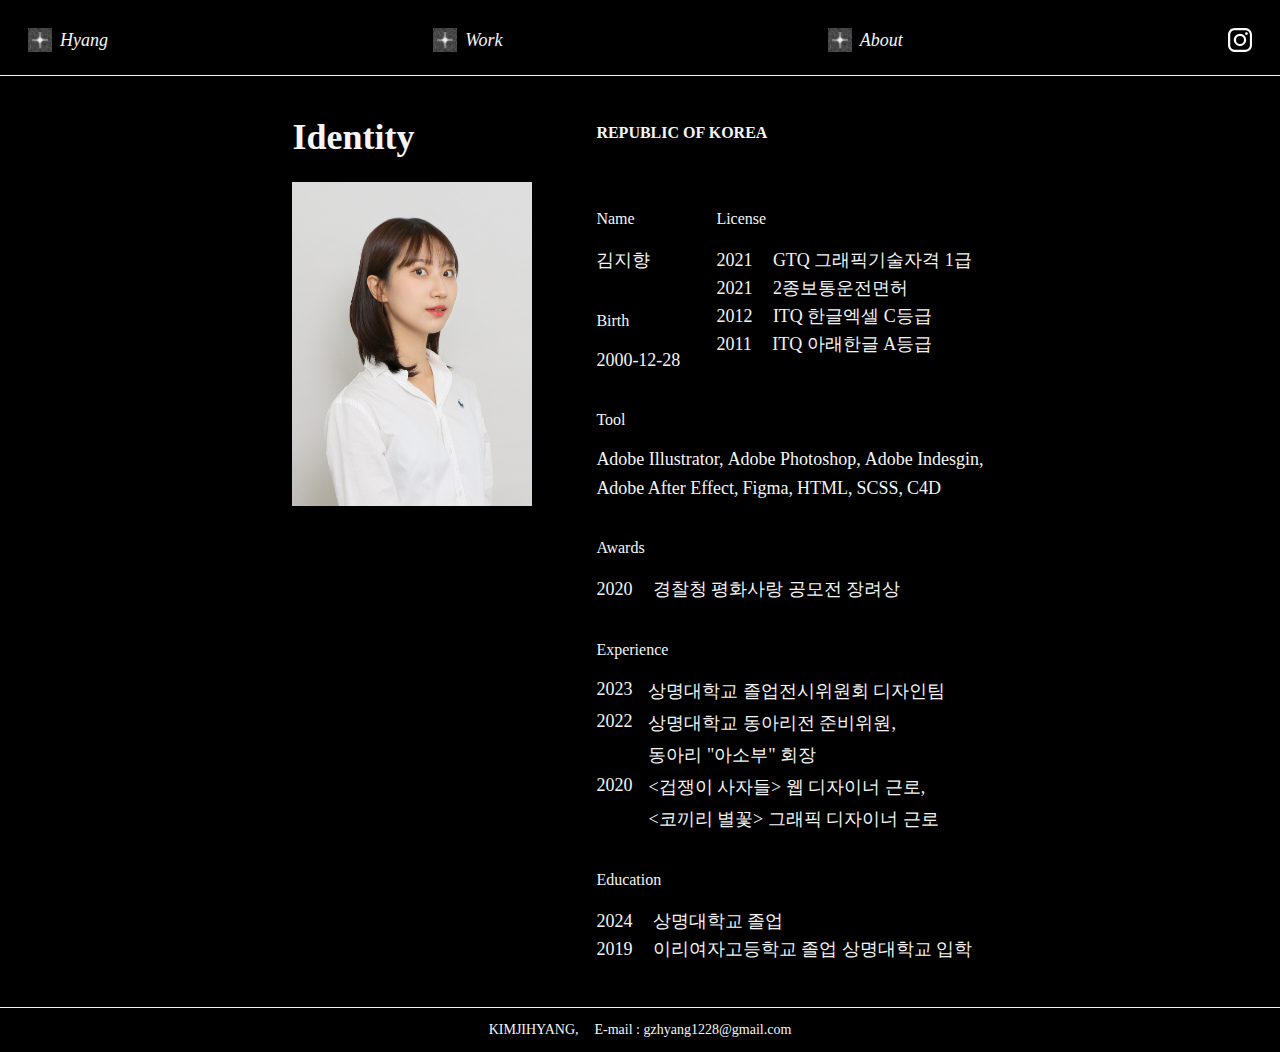
<file: hyang/Info/index.html>
<!DOCTYPE html>
<html lang="ko">
  <head>
    <meta charset="UTF-8" />
    <meta http-equiv="X-UA-Compatible" content="IE=edge" />
    <meta name="viewport" content="width=device-width, initial-scale=1.0" />
    <title>KIMJIHYANG</title>
    <link rel="stylesheet" href="style/style.css" />
    <link rel="icon" href="../assets/favicon.png" />
  </head>
  <body>
    <div class="nav">
      <div class="nav_container">
        <div class="link">
          <img
            style="width: 24px; height: 24px"
            src="../assets/favicon.png"
            alt="" />
          <a class="home" href="../index.html"></a>
        </div>
        <div class="link">
          <img
            style="width: 24px; height: 24px"
            src="../assets/favicon.png"
            alt="" />
          <a class="work" href="../Project/index.html"></a>
        </div>
        <div class="link">
          <img
            style="width: 24px; height: 24px"
            src="../assets/favicon.png"
            alt="" />
          <a class="info" href="./index.html"></a>
        </div>
        <div class="insta_link">
          <a class="insta" href="https://www.instagram.com/hyangs.zip">
            <svg
              xmlns="http://www.w3.org/2000/svg"
              width="24"
              height="24"
              viewBox="0 0 24 24"
              fill="#ffffff">
              <path
                d="M16.98 0a6.9 6.9 0 0 1 5.08 1.98A6.94 6.94 0 0 1 24 7.02v9.96c0 2.08-.68 3.87-1.98 5.13A7.14 7.14 0 0 1 16.94 24H7.06a7.06 7.06 0 0 1-5.03-1.89A6.96 6.96 0 0 1 0 16.94V7.02C0 2.8 2.8 0 7.02 0h9.96zm.05 2.23H7.06c-1.45 0-2.7.43-3.53 1.25a4.82 4.82 0 0 0-1.3 3.54v9.92c0 1.5.43 2.7 1.3 3.58a5 5 0 0 0 3.53 1.25h9.88a5 5 0 0 0 3.53-1.25 4.73 4.73 0 0 0 1.4-3.54V7.02a5 5 0 0 0-1.3-3.49 4.82 4.82 0 0 0-3.54-1.3zM12 5.76c3.39 0 6.2 2.8 6.2 6.2a6.2 6.2 0 0 1-12.4 0 6.2 6.2 0 0 1 6.2-6.2zm0 2.22a3.99 3.99 0 0 0-3.97 3.97A3.99 3.99 0 0 0 12 15.92a3.99 3.99 0 0 0 3.97-3.97A3.99 3.99 0 0 0 12 7.98zm6.44-3.77a1.4 1.4 0 1 1 0 2.8 1.4 1.4 0 0 1 0-2.8z" />
            </svg>
          </a>
        </div>
      </div>
    </div>

    <div class="whole">
      <div class="main">
        <div class="profile">
          <div class="left">
            <h1>Identity</h1>
            <!-- <div class="capcha">
              <div class="capcha_box">
                <div class="capcha_img">
                  <img src="../assets/capcha_hyang.png" alt="" />
                </div>
                <div class="text_box">
                  <input type="text" value="텍스트를 입력하세요." />
                  <svg
                    xmlns="http://www.w3.org/2000/svg"
                    width="24"
                    height="24"
                    viewBox="0 0 24 24"
                    fill="none"
                    stroke="whitesmoke"
                    stroke-width="2"
                    stroke-linecap="round"
                    stroke-linejoin="round">
                    <polygon
                      points="11 5 6 9 2 9 2 15 6 15 11 19 11 5"></polygon>
                    <path
                      d="M19.07 4.93a10 10 0 0 1 0 14.14M15.54 8.46a5 5 0 0 1 0 7.07"></path>
                  </svg>
                  <svg
                    xmlns="http://www.w3.org/2000/svg"
                    width="18"
                    height="18"
                    viewBox="0 0 24 24"
                    fill="none"
                    stroke="whitesmoke"
                    stroke-width="2.2"
                    stroke-linecap="round"
                    stroke-linejoin="round">
                    <path
                      d="M21.5 2v6h-6M2.5 22v-6h6M2 11.5a10 10 0 0 1 18.8-4.3M22 12.5a10 10 0 0 1-18.8 4.2" />
                  </svg>
                  <input type="button" value="확인" />
                </div>
              </div>
            </div> -->
            <div class="profile_img">
              <img src="../assets/proflie_img.jpg" alt="" />
            </div>
          </div>
          <div class="right">
            <p>REPUBLIC OF KOREA</p>
            <div class="about_box">
              <div class="about_info">
                <div class="about">
                  <div class="title">Name</div>
                  <div class="text">
                    <p>김지향</p>
                  </div>
                </div>
                <div class="about">
                  <div class="title">Birth</div>
                  <div class="text">
                    <p>2000-12-28</p>
                  </div>
                </div>
              </div>
              <div class="about">
                <div class="title">License</div>
                <div class="text">
                  <p>
                    <span>2021</span>
                    GTQ 그래픽기술자격 1급
                  </p>
                  <p></p>
                  <p>
                    <span>2021</span>
                    2종보통운전면허
                  </p>
                  <p>
                    <span>2012</span>
                    ITQ 한글엑셀 C등급
                  </p>
                  <p>
                    <span>2011</span>
                    ITQ 아래한글 A등급
                  </p>
                </div>
              </div>
            </div>
            <div class="title">Tool</div>
            <div class="text">
              <div class="tool">
                <p>Adobe Illustrator,</p>
                <p>Adobe Photoshop,</p>
                <p>Adobe Indesgin,</p>
              </div>
              <div class="tool">
                <p>Adobe After Effect,</p>
                <p>Figma,</p>
                <p>HTML,</p>
                <p>SCSS,</p>
                <p>C4D</p>
              </div>
            </div>
            <div class="title">Awards</div>
            <div class="text">
              <p>
                <span>2020</span>
                경찰청 평화사랑 공모전 장려상
              </p>
            </div>
            <div class="title">Experience</div>
            <div class="text">
              <div class="span_box">
                <span>2023</span>
                <div class="p_box">
                  <p>상명대학교 졸업전시위원회 디자인팀</p>
                </div>
              </div>
              <div class="span_box">
                <span>2022</span>
                <div class="p_box">
                  <p>상명대학교 동아리전 준비위원,</p>
                  <p>동아리 "아소부" 회장</p>
                </div>
              </div>
              <div class="span_box">
                <span>2020</span>
                <div class="p_box">
                  <p><겁쟁이 사자들> 웹 디자이너 근로,</p>
                  <p><코끼리 별꽃> 그래픽 디자이너 근로</p>
                </div>
              </div>
            </div>
            <div class="title">Education</div>
            <div class="text">
              <p>
                <span>2024</span>
                상명대학교 졸업
              </p>
              <p>
                <span>2019</span>
                이리여자고등학교 졸업 상명대학교 입학
              </p>
            </div>
          </div>
        </div>
      </div>
    </div>
    <div class="footer">
      <div class="footer_container">
        <p>KIMJIHYANG,</p>
        <p>E-mail : gzhyang1228@gmail.com</p>
      </div>
    </div>
  </body>
</html>
</file>
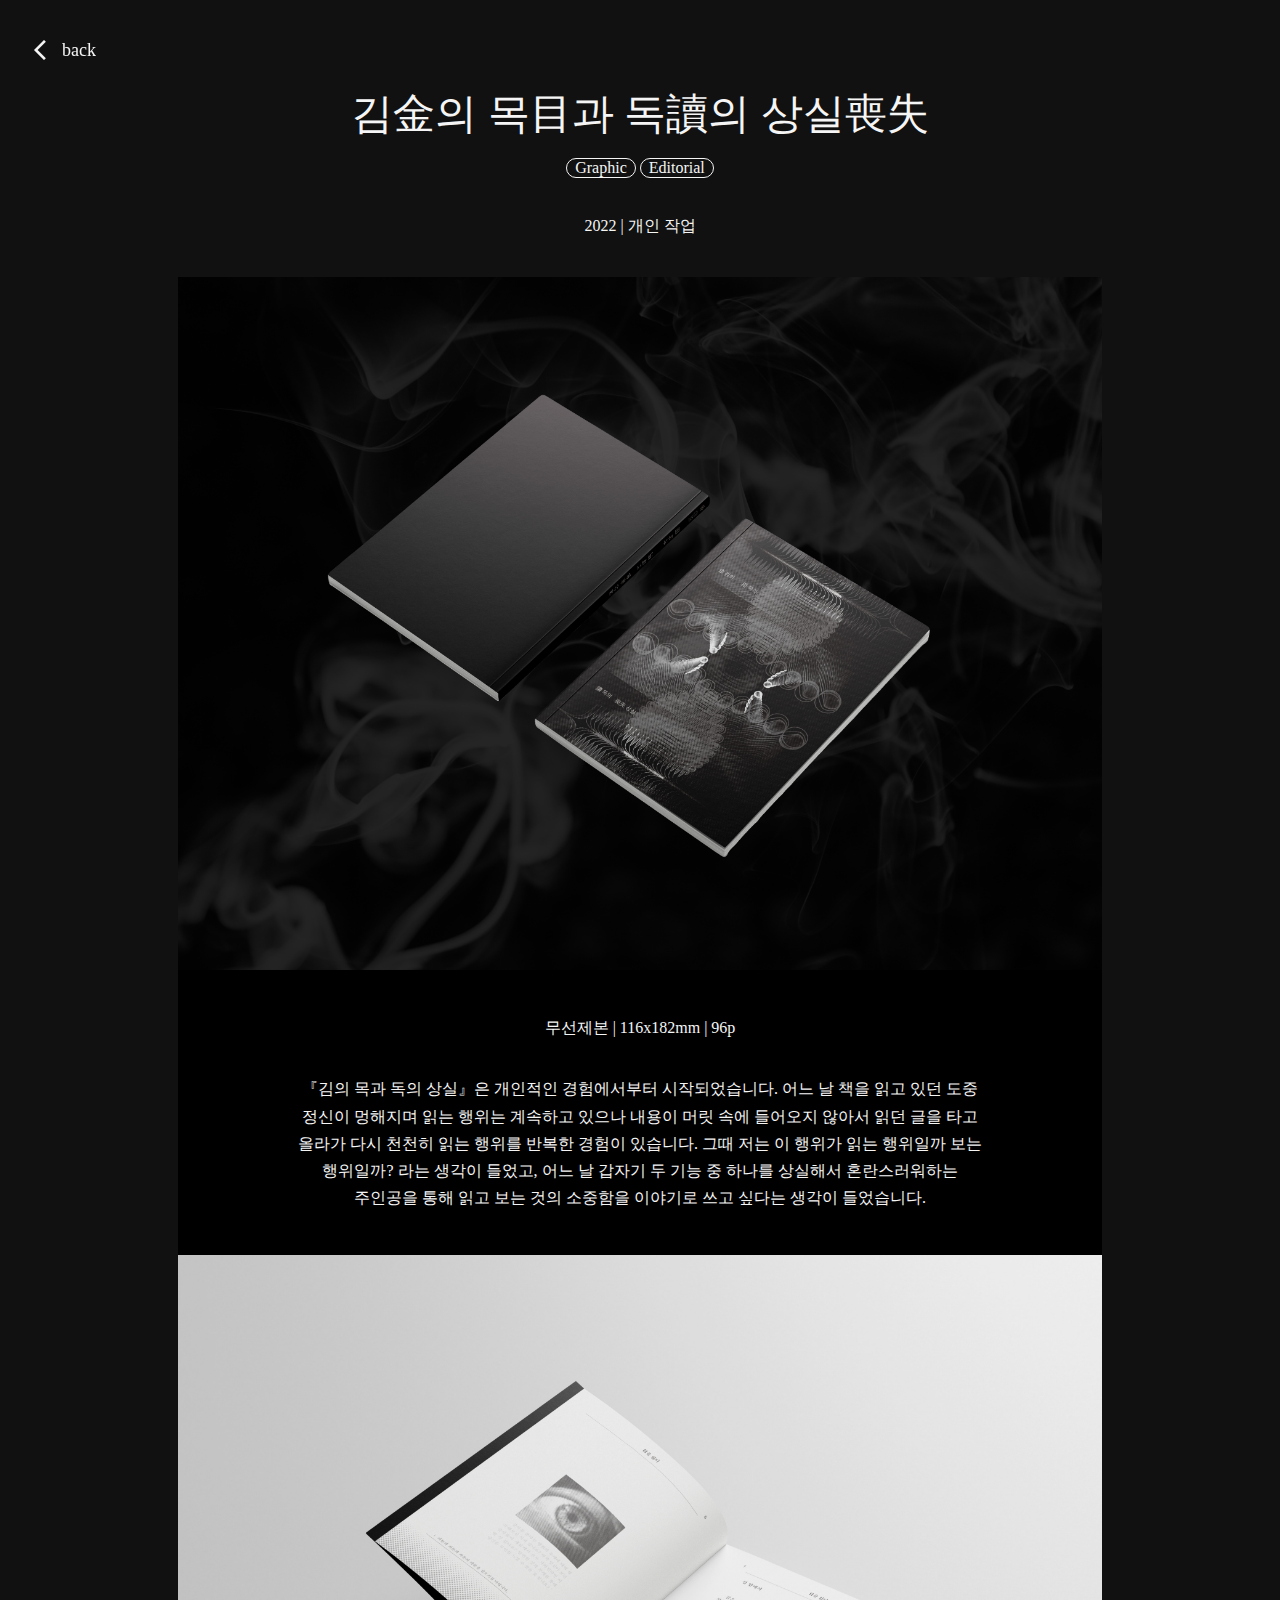
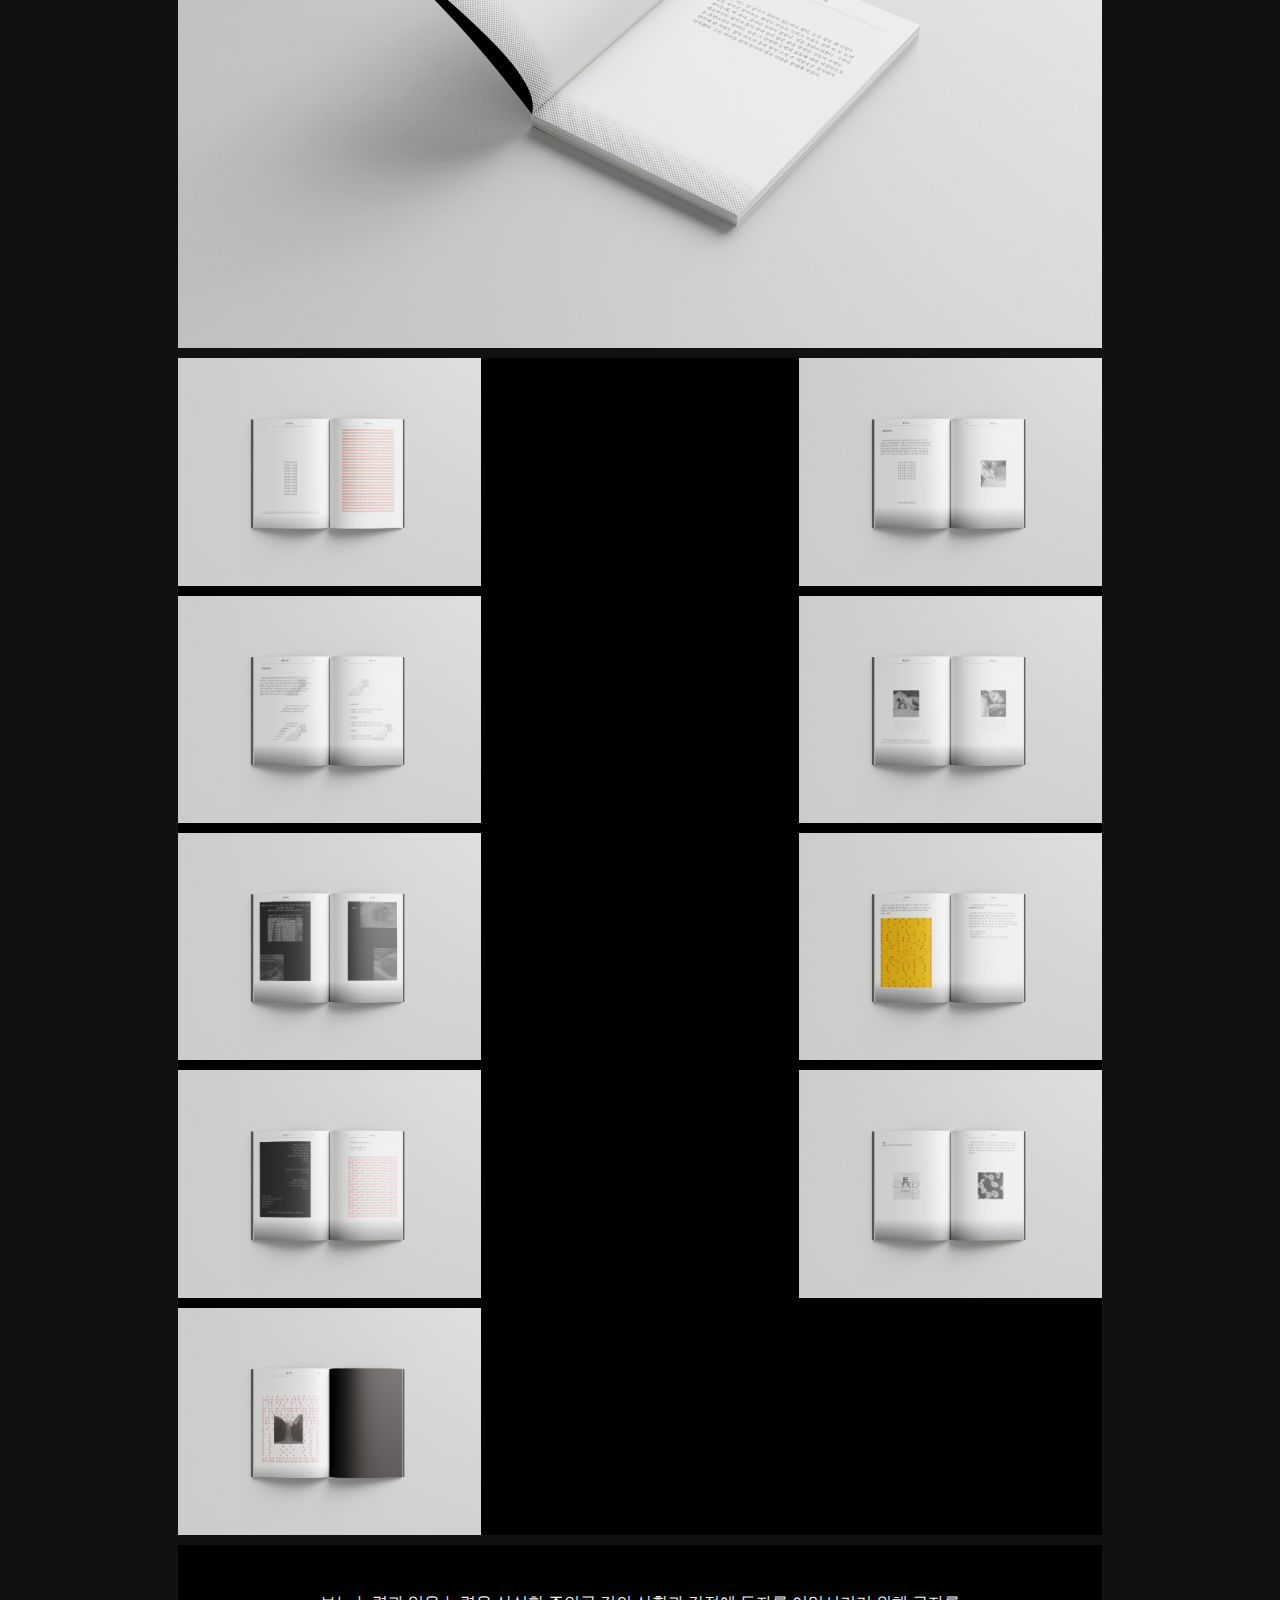
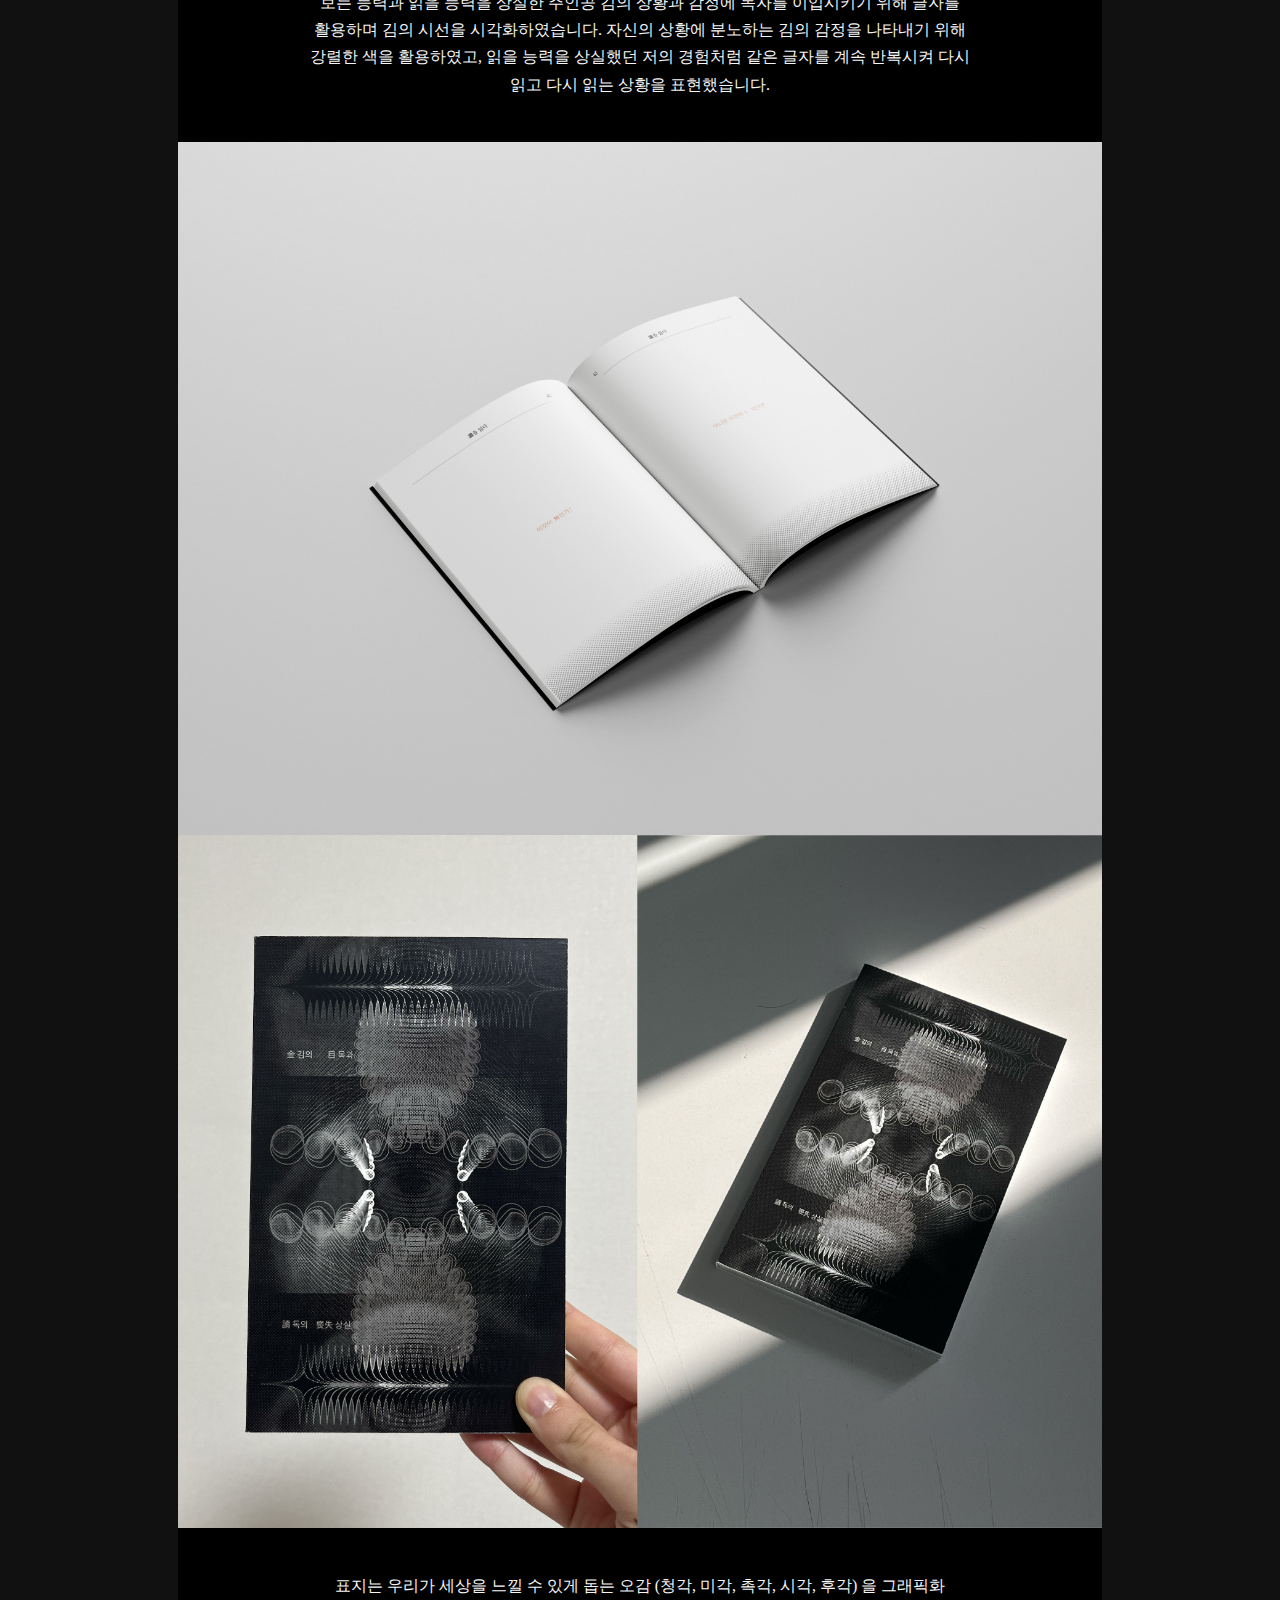
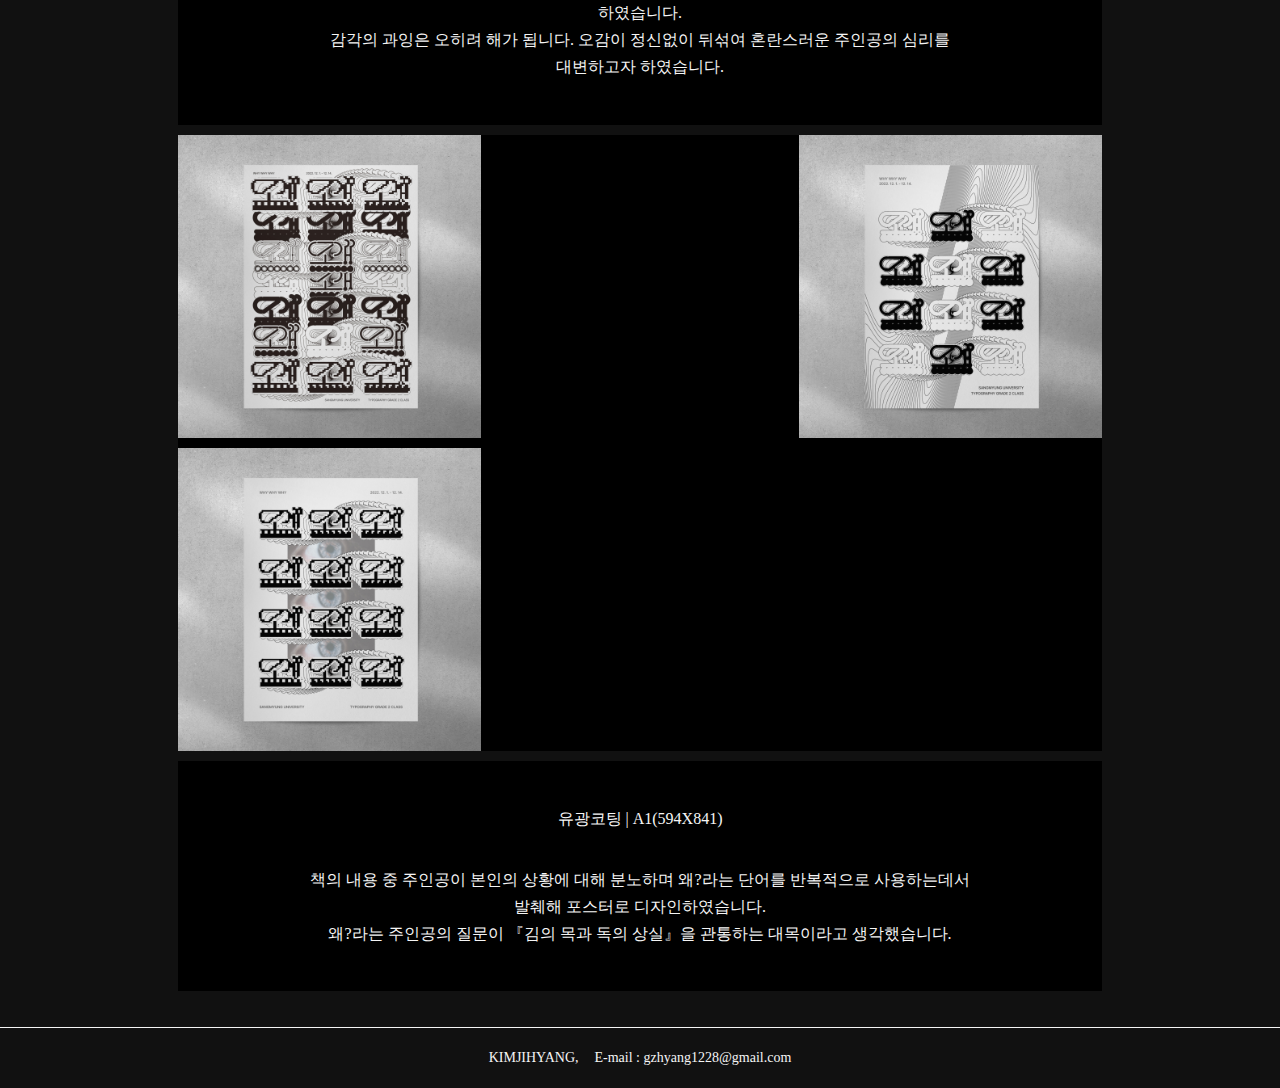
<file: hyang/Project/Why/index.html>
<!DOCTYPE html>
<html lang="ko">
  <head>
    <meta charset="UTF-8" />
    <meta http-equiv="X-UA-Compatible" content="IE=edge" />
    <meta name="viewport" content="width=device-width, initial-scale=1.0" />
    <title>KIMJIHYANG</title>
    <link rel="stylesheet" href="./style/style.css" />
    <link rel="icon" href="../../assets/favicon.png" />
    <link
      rel="stylesheet"
      href="https://fonts.googleapis.com/css2?family=Material+Symbols+Outlined:opsz,wght,FILL,GRAD@20..48,100..700,0..1,-50..200&icon_names=arrow_back_ios" />
  </head>
  <body>
    <div class="back">
      <div class="back_section">
        <a href="../index.html"><span class="material-symbols-outlined">arrow_back_ios</span></a>
        <a class="back_container" href="../index.html">back</a>
      </div>
    </div>

    <div class="project">
      <div class="project_container">
        <div class="project_section">
          <div class="text">
            <div class="text_title">
              <div class="title">김金의 목目과 독讀의 상실喪失</div>
              <div class="category_box">
                <div class="category">Graphic</div>
                <div class="category">Editorial</div>
              </div>
              <p>2022 | 개인 작업</p>
            </div>
          </div>
          <div class="nav">
            <div class="nav_container"></div>
          </div>

          <div class="img">
            <img src="./asset/whyBook_cover.png" alt="" />
            <div class="contents_box">
              <div class="contents_text">
                <p>무선제본 | 116x182mm | 96p</p>
                <p>
                  『김의 목과 독의 상실』은 개인적인 경험에서부터
                  시작되었습니다. 어느 날 책을 읽고 있던 도중 정신이 멍해지며
                  읽는 행위는 계속하고 있으나 내용이 머릿 속에 들어오지 않아서
                  읽던 글을 타고 올라가 다시 천천히 읽는 행위를 반복한 경험이
                  있습니다. 그때 저는 이 행위가 읽는 행위일까 보는 행위일까?
                  라는 생각이 들었고, 어느 날 갑자기 두 기능 중 하나를 상실해서
                  혼란스러워하는 주인공을 통해 읽고 보는 것의 소중함을 이야기로
                  쓰고 싶다는 생각이 들었습니다.
                </p>
              </div>
            </div>
            <img src="./asset/whyBook_00.jpg" alt="" />
            <div class="img_flex">
              <img src="./asset/whyBook_01.jpg" alt="" />
              <img src="./asset/whyBook_04.jpg" alt="" />
              <img src="./asset/whyBook_05.jpg" alt="" />
              <img src="./asset/whyBook_06.jpg" alt="" />
              <img src="./asset/whyBook_07.jpg" alt="" />
              <img src="./asset/whyBook_08.jpg" alt="" />
              <img src="./asset/whyBook_09.jpg" alt="" />
              <img src="./asset/whyBook_010.jpg" alt="" />
              <img src="./asset/whyBook_011.jpg" alt="" />
            </div>
            <div class="contents_box">
              <div class="contents_text">
                <p>
                  보는 능력과 읽을 능력을 상실한 주인공 김의 상황과 감정에
                  독자를 이입시키기 위해 글자를 활용하며 김의 시선을
                  시각화하였습니다. 자신의 상황에 분노하는 김의 감정을 나타내기
                  위해 강렬한 색을 활용하였고, 읽을 능력을 상실했던 저의
                  경험처럼 같은 글자를 계속 반복시켜 다시 읽고 다시 읽는 상황을
                  표현했습니다.
                </p>
              </div>
            </div>
            <img src="./asset/whyBook_02.jpg" alt="" />
            <img src="./asset/whyBook_real.jpg" alt="" />
            <div class="contents_box">
              <div class="contents_text">
                <p>
                  표지는 우리가 세상을 느낄 수 있게 돕는 오감 (청각, 미각, 촉각,
                  시각, 후각) 을 그래픽화 하였습니다.
                  <br />
                  감각의 과잉은 오히려 해가 됩니다. 오감이 정신없이 뒤섞여
                  혼란스러운 주인공의 심리를 대변하고자 하였습니다.
                </p>
              </div>
            </div>
            <div class="img_flex">
              <img src="./asset/1.jpg" alt="" />
              <img src="./asset/2.jpg" alt="" />
              <img src="./asset/3.jpg" alt="" />
            </div>
            <div class="contents_box">
              <div class="contents_text">
                <p>유광코팅 | A1(594X841)</p>
                <p>
                  책의 내용 중 주인공이 본인의 상황에 대해 분노하며 왜?라는
                  단어를 반복적으로 사용하는데서 발췌해 포스터로
                  디자인하였습니다.
                  <br />
                  왜?라는 주인공의 질문이 『김의 목과 독의 상실』을 관통하는
                  대목이라고 생각했습니다.
                </p>
              </div>
            </div>
          </div>
        </div>
      </div>
    </div>
  </body>
  <div class="footer">
    <div class="footer_container">
      <p>KIMJIHYANG,</p>
      <p>E-mail : gzhyang1228@gmail.com</p>
    </div>
</html>
</file>
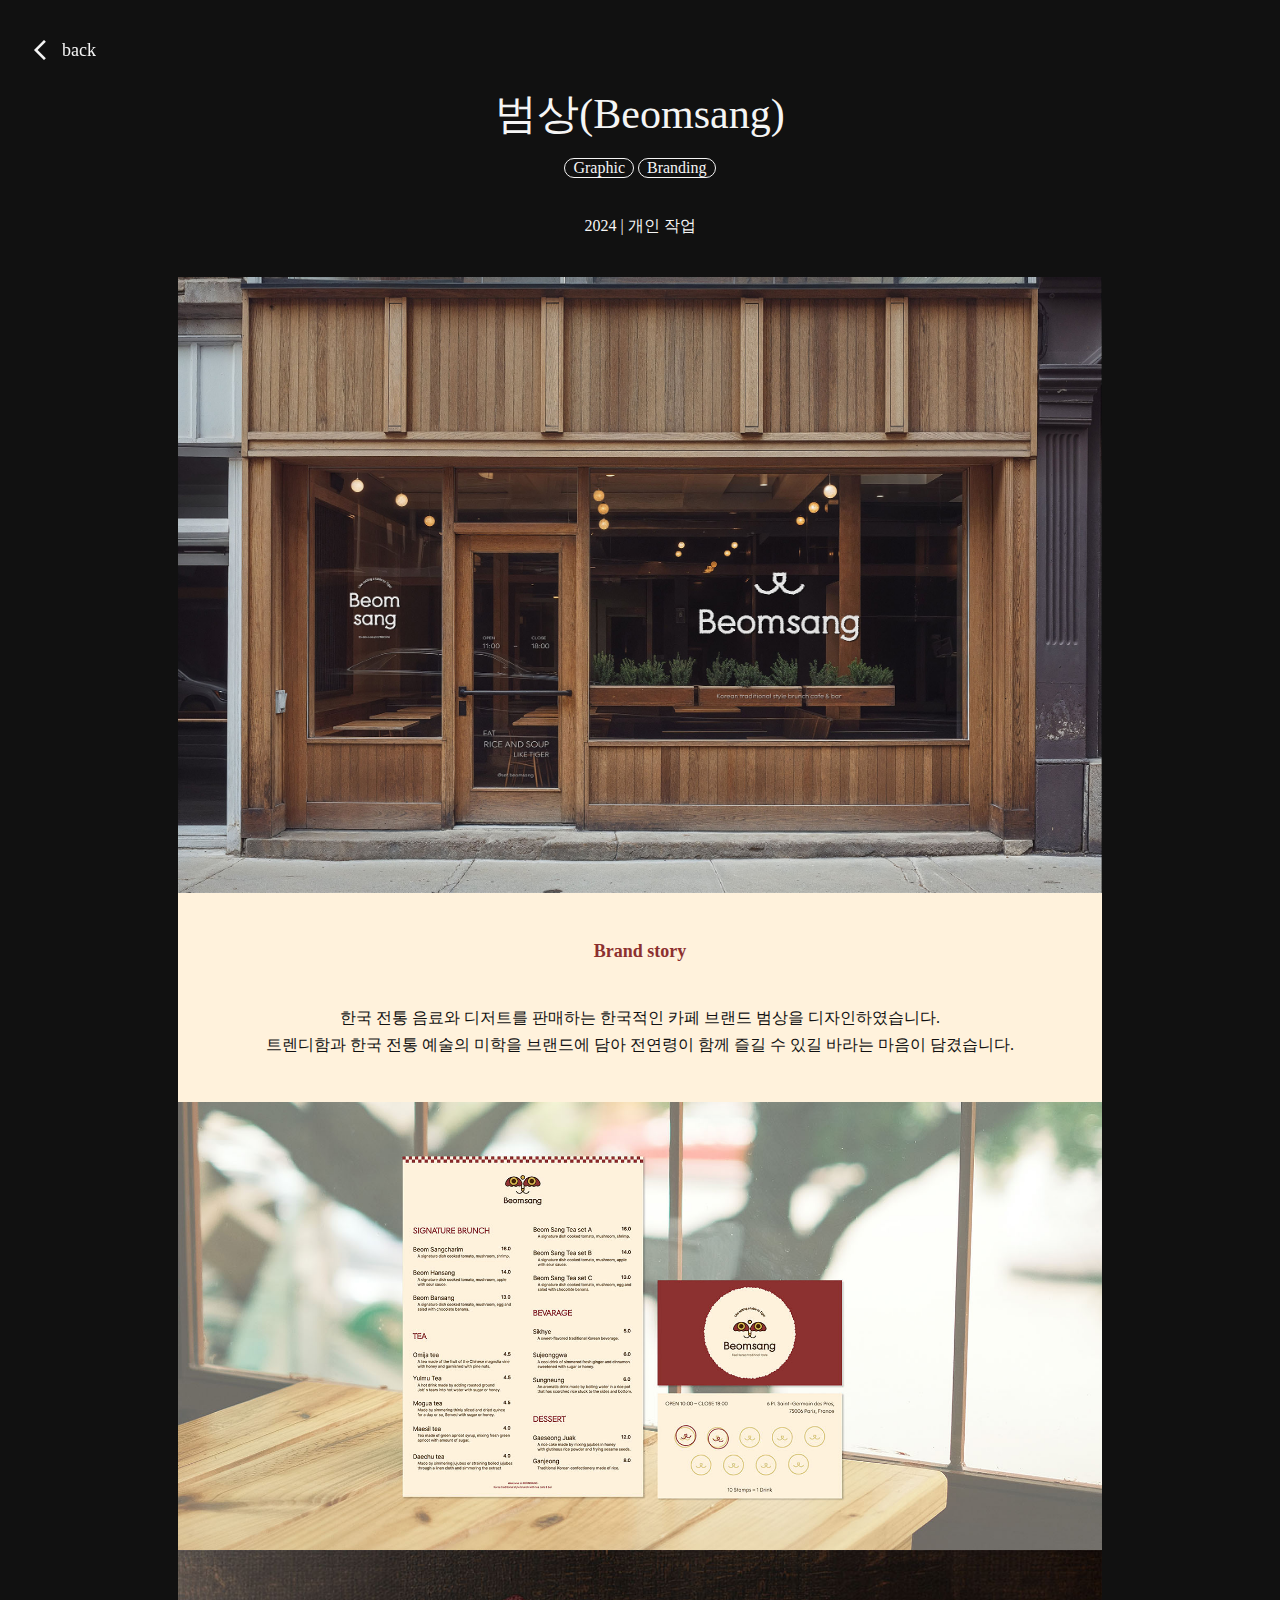
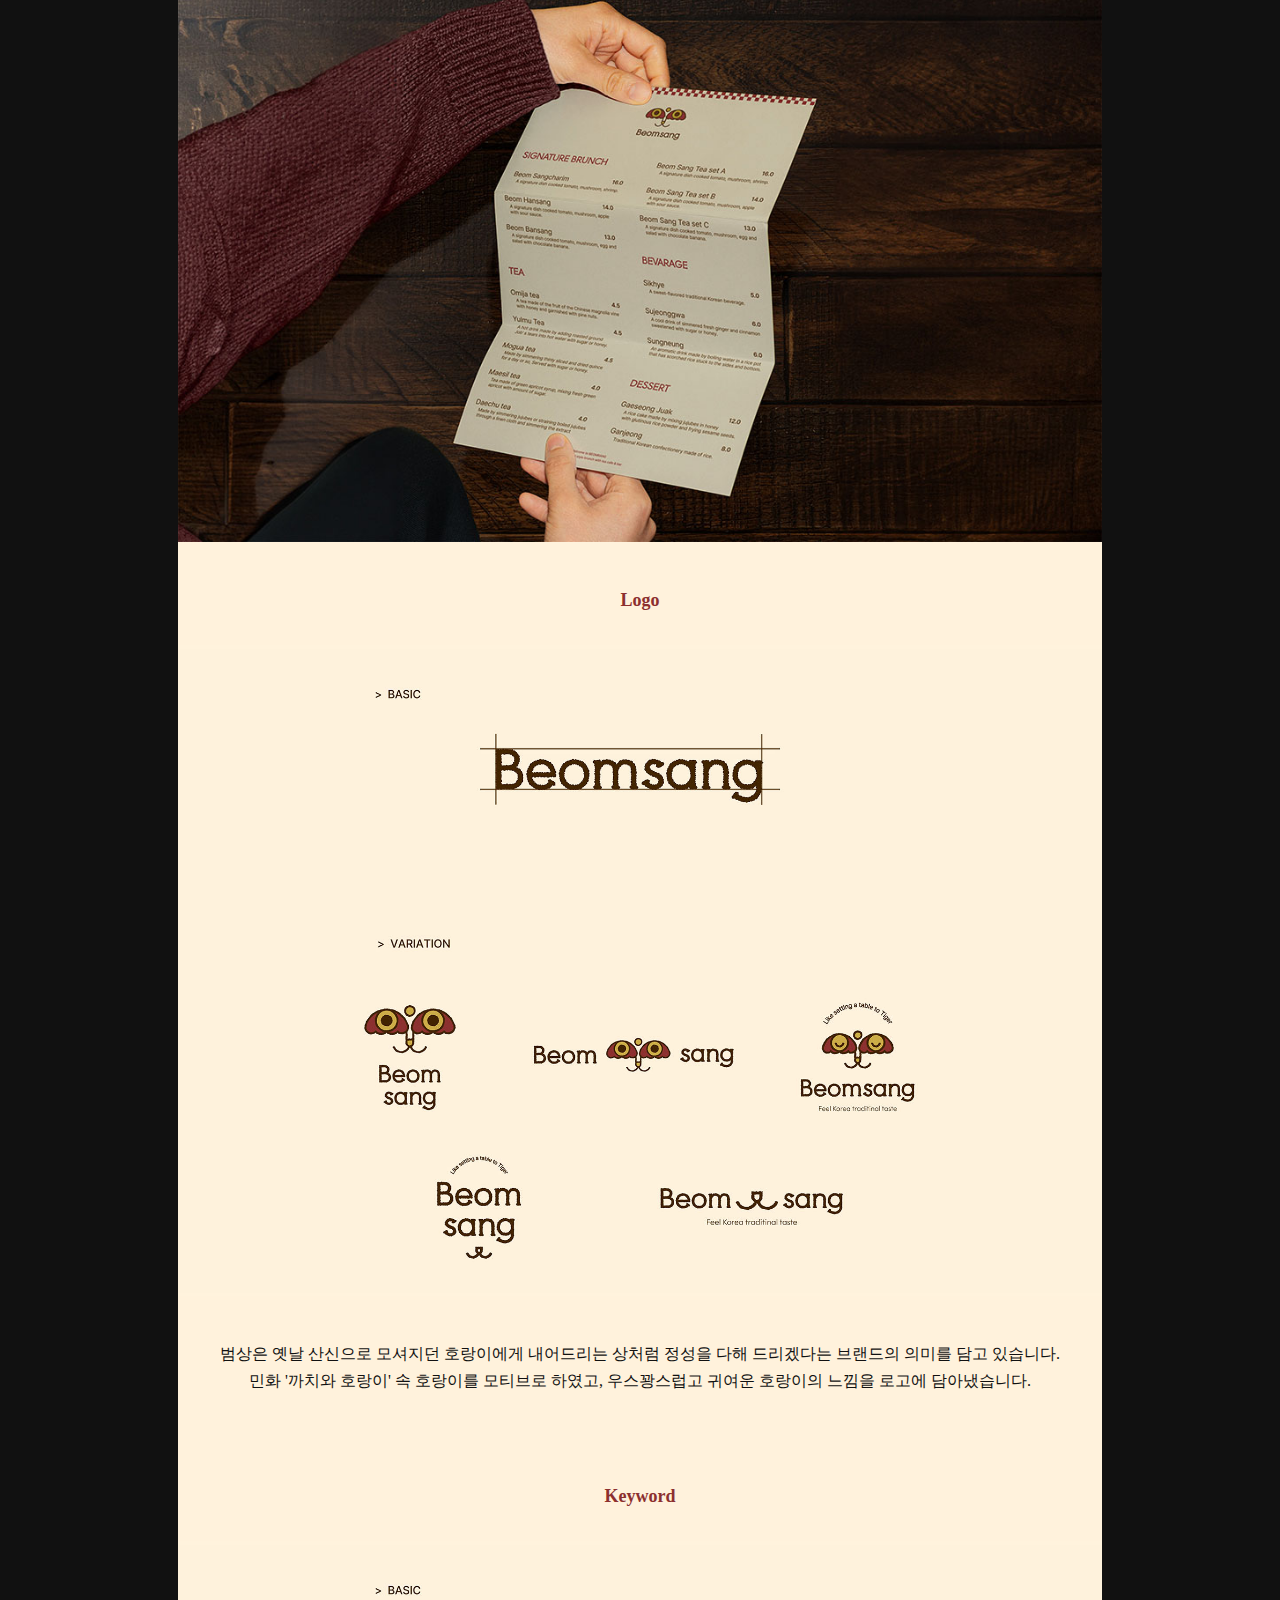
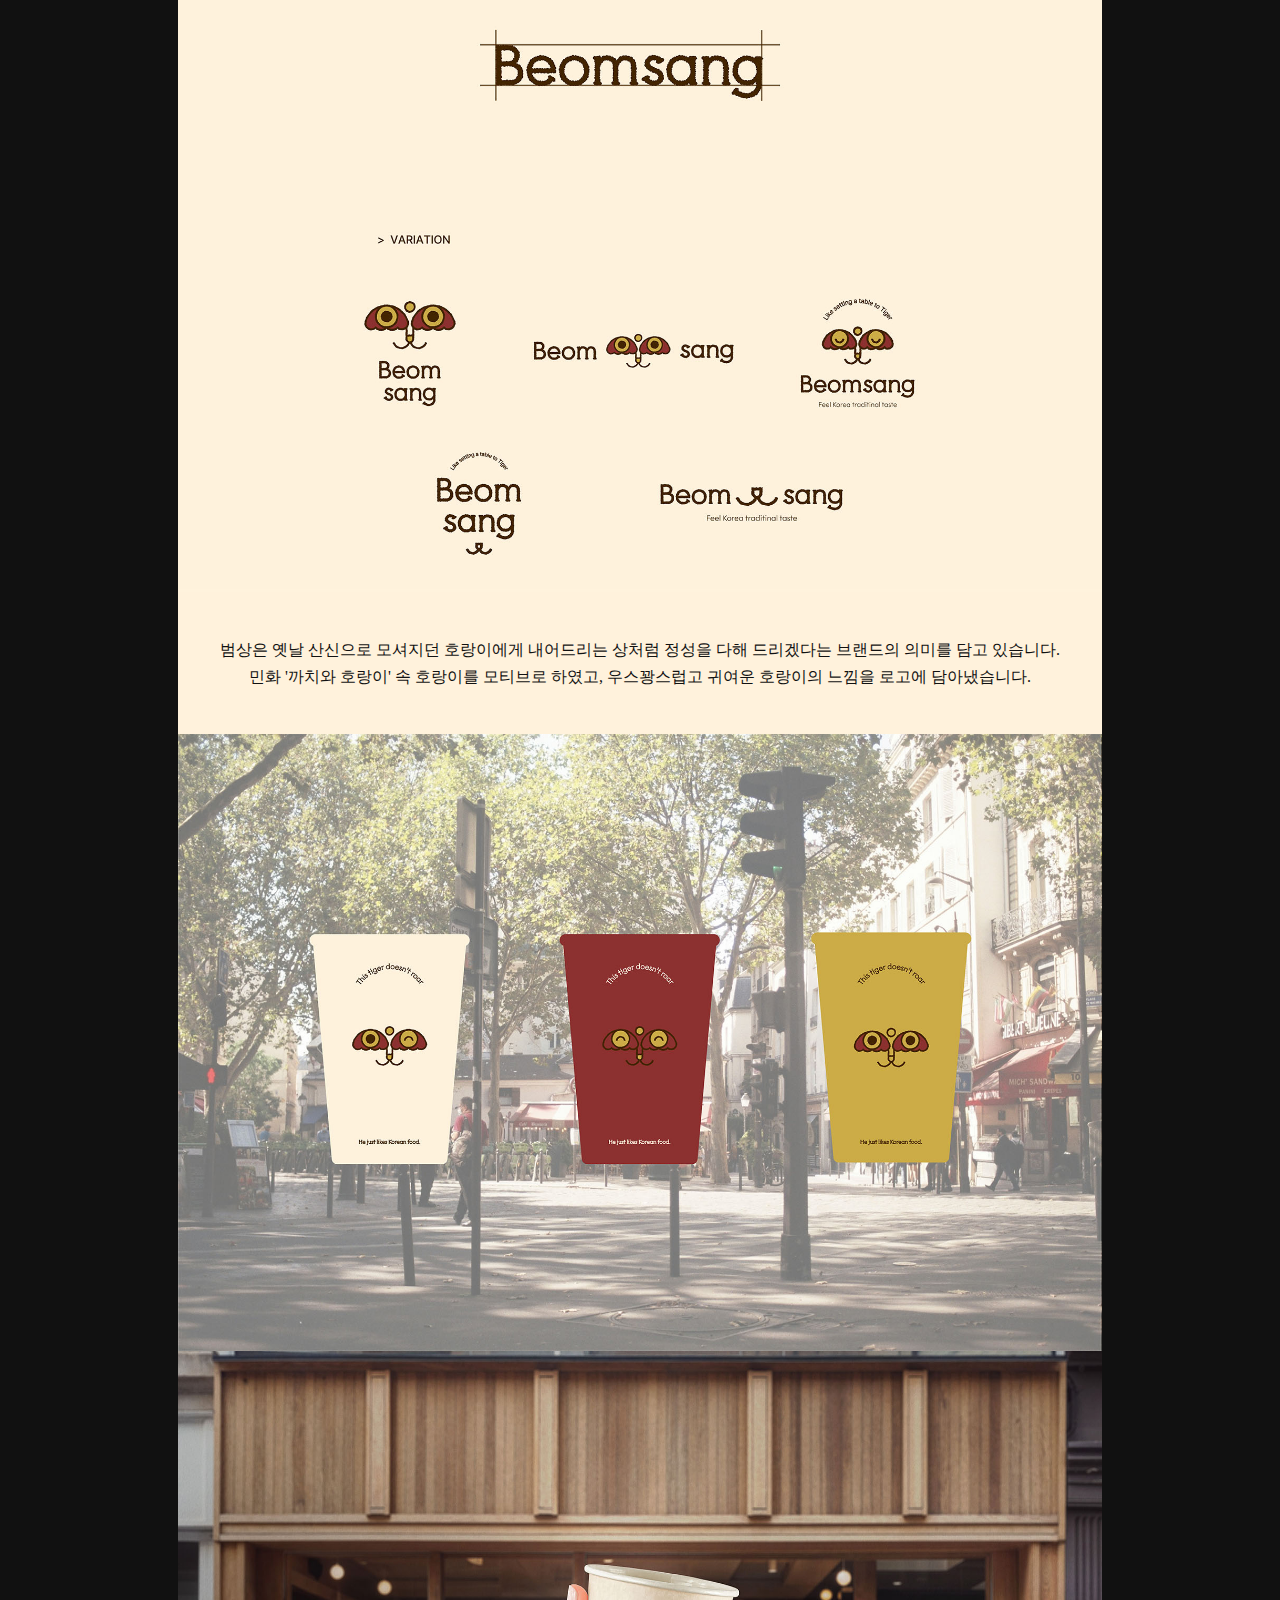
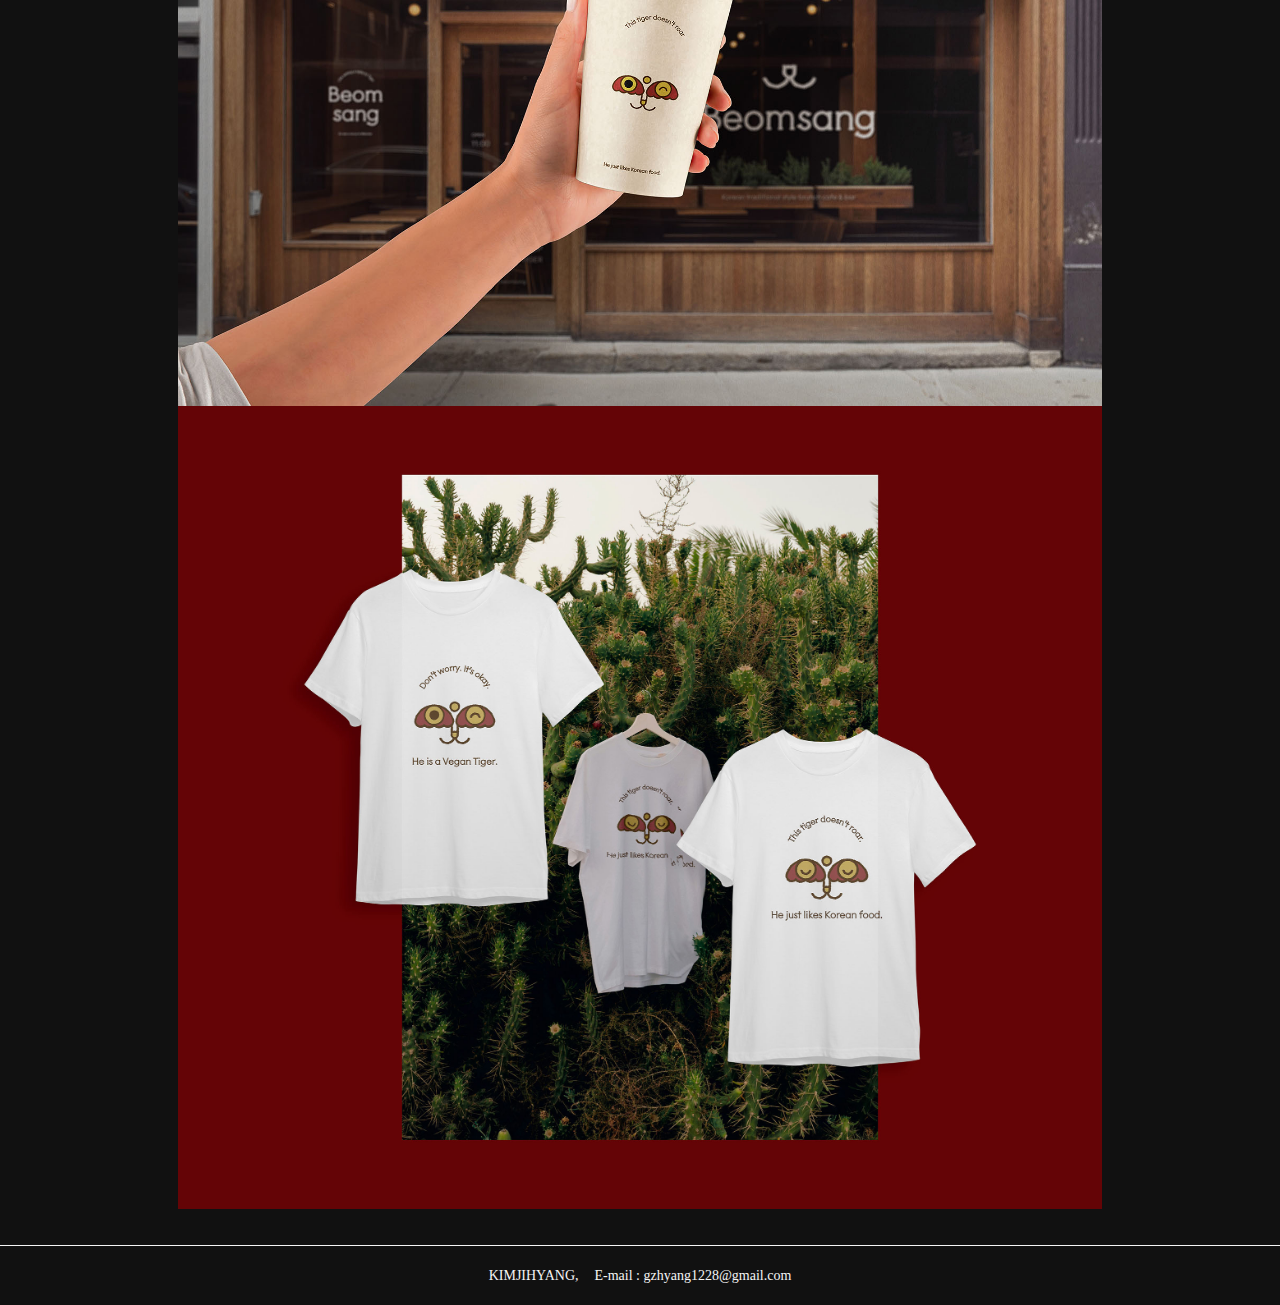
<file: hyang/Project/Beomsang/body.html>
<!DOCTYPE html>
<html lang="ko">
  <head>
    <meta charset="UTF-8" />
    <meta http-equiv="X-UA-Compatible" content="IE=edge" />
    <meta name="viewport" content="width=device-width, initial-scale=1.0" />
    <title>KIMJIHYANG</title>
    <link rel="stylesheet" href="./style/style.css" />
    <link rel="icon" href="../../assets/favicon.png" />
    <link
    rel="stylesheet"
    href="https://fonts.googleapis.com/css2?family=Material+Symbols+Outlined:opsz,wght,FILL,GRAD@20..48,100..700,0..1,-50..200&icon_names=arrow_back_ios" />
</head>
<body>
  <div class="back">
    <div class="back_section">
      <a href="../index.html"><span class="material-symbols-outlined">arrow_back_ios</span></a>
      <a class="back_container" href="../index.html">back</a>
    </div>
  </div>

    <div class="project">
      <div class="project_container">
        <div class="project_section">
          <div class="text">
            <div class="text_title">
              <div class="title">범상(Beomsang)</div>
              <div class="category_box">
                <div class="category">Graphic</div>
                <div class="category">Branding</div>
              </div>
              <p style="color: whitesmoke;">2024 | 개인 작업</p>
            </div>
          </div>
          <div class="img">
              <img src="./assets/cafe01.jpg" alt="" />
            <div class="contents_box">
              <div class="contents_text">
                <div class="sub_title">Brand story</div>
                <p style="color:rgb(17, 17, 17);">
                    한국 전통 음료와 디저트를 판매하는 한국적인 카페 브랜드 범상을 디자인하였습니다.
                    <br/>트렌디함과 한국 전통 예술의 미학을 브랜드에 담아 전연령이 함께 즐길 수 있길 바라는 마음이 담겼습니다.
                </p>
              </div>
            </div>
            <img src="./assets/coupon01.jpg" alt="" />
            <img src="./assets/menu01.jpg" alt="" />
            <div class="contents_box">
              <div class="contents_text">
                <div class="sub_title">Logo</div>
              </div>
            </div>
            <img src="./assets/logo01.jpg" alt="" />
            <div class="contents_box">
                <div class="contents_text">
                  <p style="color:rgb(17, 17, 17);">
                    범상은 옛날 산신으로 모셔지던 호랑이에게 내어드리는 상처럼 정성을 다해 드리겠다는 브랜드의 의미를 담고 있습니다.
                    <br/>민화 '까치와 호랑이' 속 호랑이를 모티브로 하였고, 우스꽝스럽고 귀여운 호랑이의 느낌을 로고에 담아냈습니다.
                  </p>
                </div>
              </div>
            <div class="contents_box">
              <div class="contents_text">
                <div class="sub_title">Keyword</div>
              </div>
            </div>
            <img src="./assets/logo01.jpg" alt="" />
            <div class="contents_box">
                <div class="contents_text">
                  <p style="color:rgb(17, 17, 17);">
                    범상은 옛날 산신으로 모셔지던 호랑이에게 내어드리는 상처럼 정성을 다해 드리겠다는 브랜드의 의미를 담고 있습니다.
                    <br/>민화 '까치와 호랑이' 속 호랑이를 모티브로 하였고, 우스꽝스럽고 귀여운 호랑이의 느낌을 로고에 담아냈습니다.
                  </p>
                </div>
              </div>
              <img src="./assets/cup01.jpg" alt="" />
              <img src="./assets/cup02.jpg" alt="" />
            <img src="./assets/t-shirt01.jpg" alt="" />
            <!-- <img src="./assets/fire.png" alt="" /> -->
            <!-- <div class="img_flex">
                <img src="./assets/canvas01.jpg" alt="">
            </div> -->
          </div>
        </div>
      </div>
    </div>
  </body>
  <div class="footer">
    <div class="footer_container">
      <p style="color: whitesmoke;">KIMJIHYANG,</p>
      <p style="color: whitesmoke;">E-mail : gzhyang1228@gmail.com</p>
    </div>
</html>
</file>
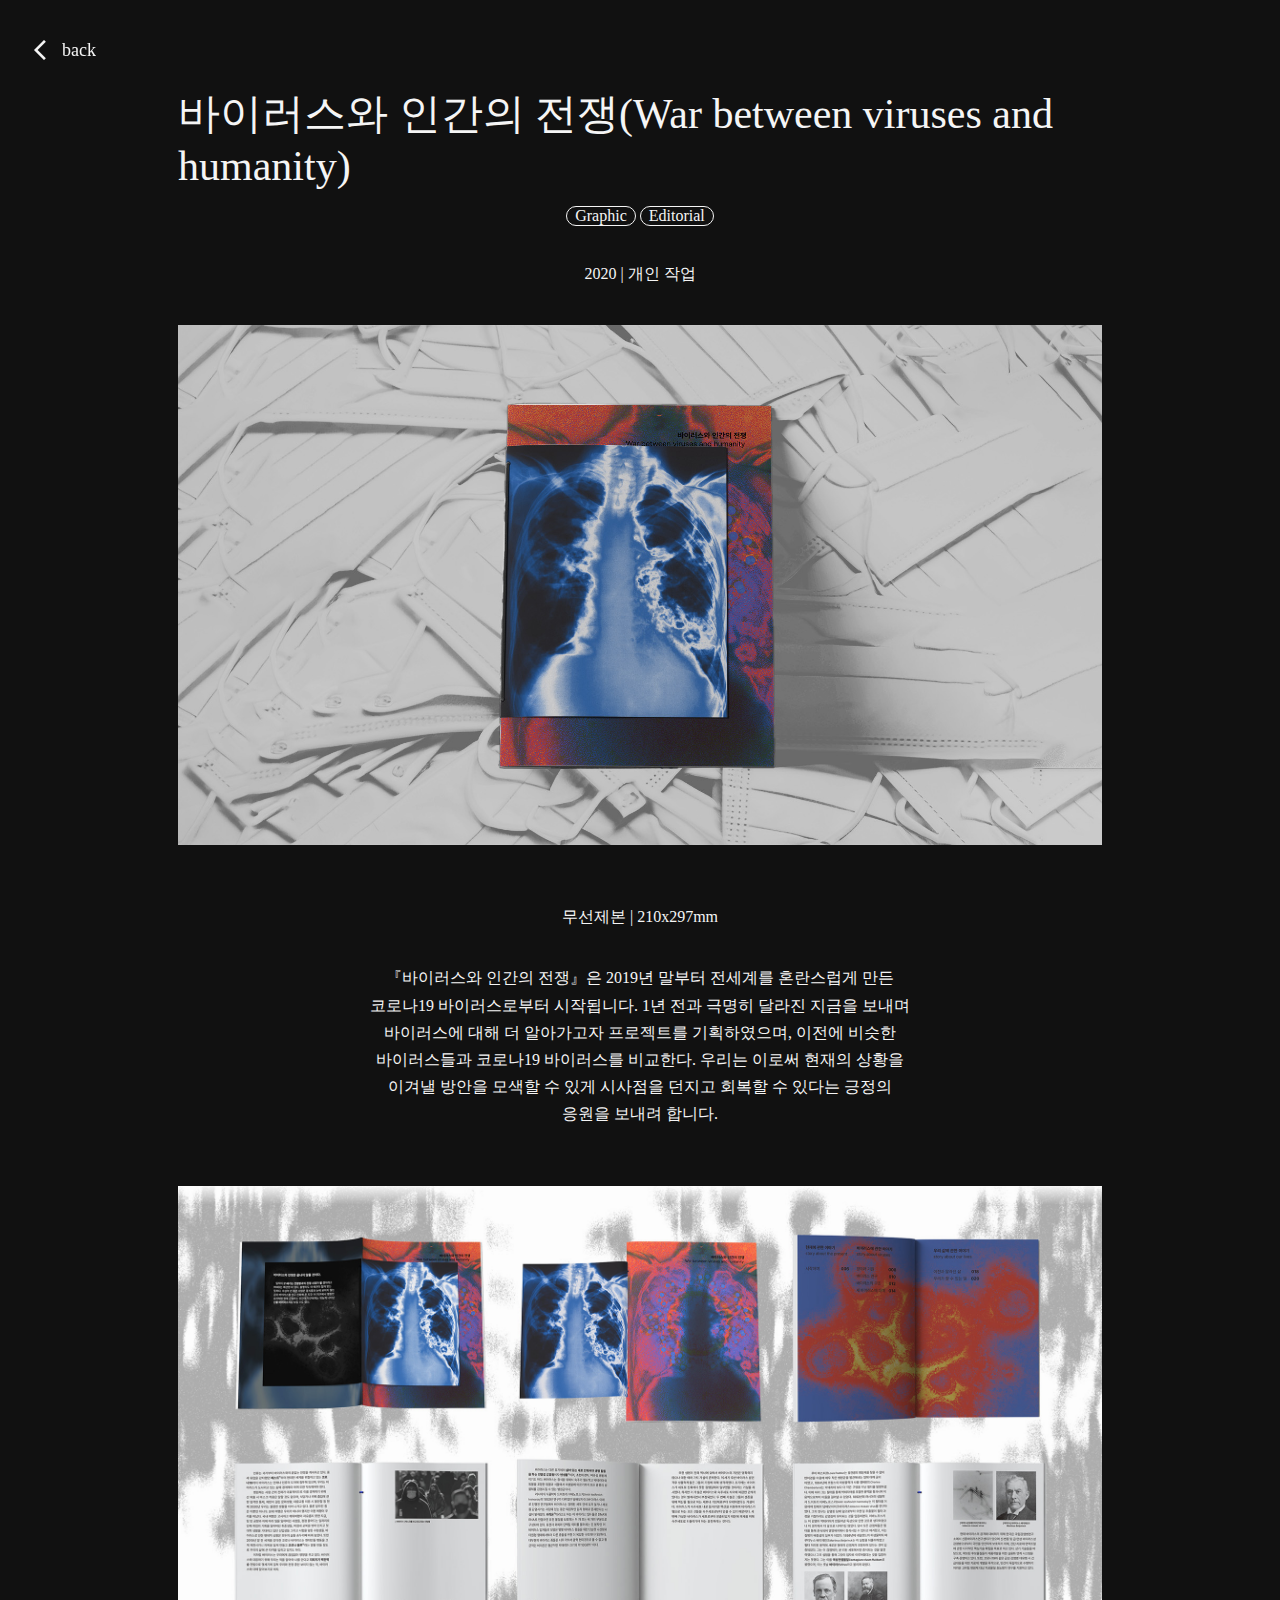
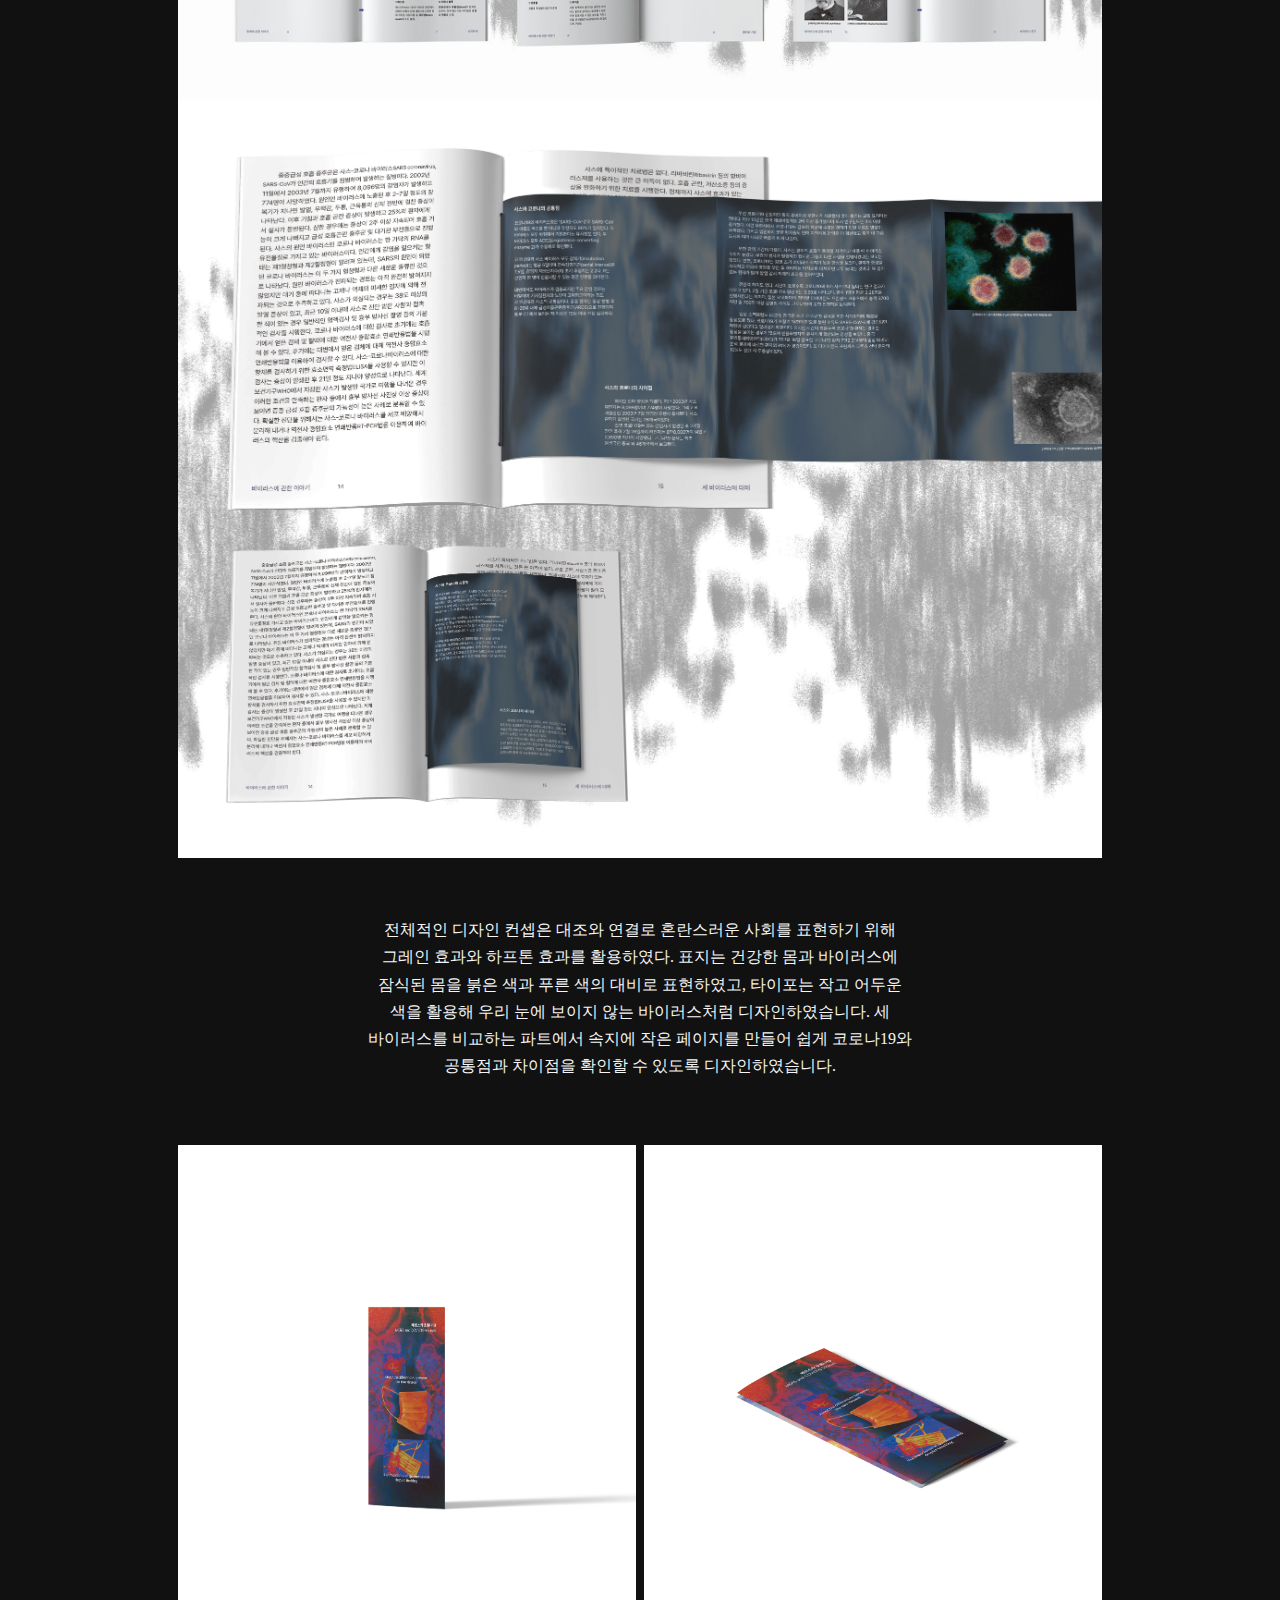
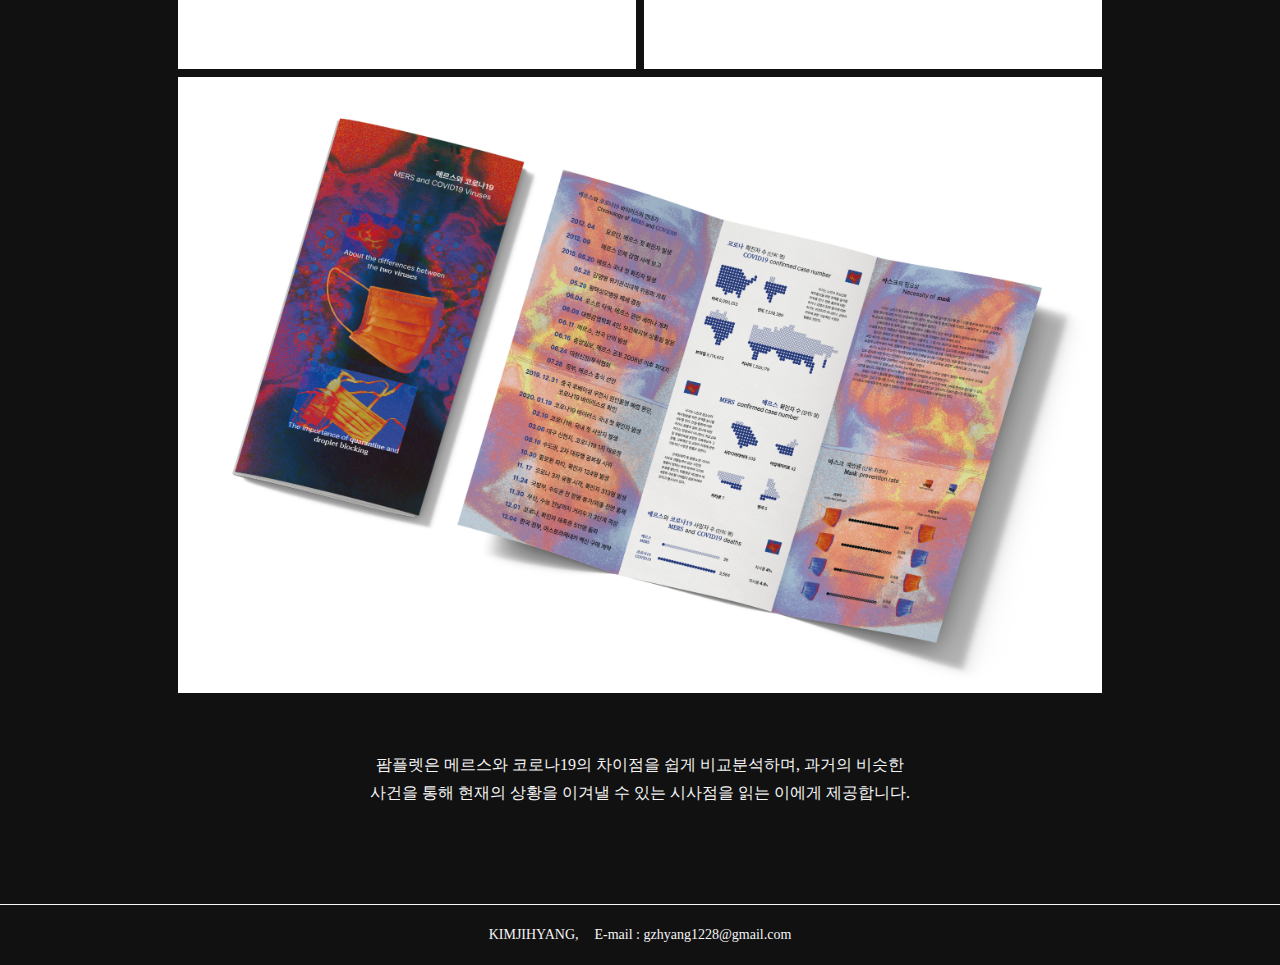
<file: hyang/Project/virus/body.html>
<!DOCTYPE html>
<html lang="ko">
  <head>
    <meta charset="UTF-8" />
    <meta http-equiv="X-UA-Compatible" content="IE=edge" />
    <meta name="viewport" content="width=device-width, initial-scale=1.0" />
    <title>KIMJIHYANG</title>
    <link rel="stylesheet" href="./style/style.css" />
    <link rel="icon" href="../../assets/favicon.png" />
    <link
    rel="stylesheet"
    href="https://fonts.googleapis.com/css2?family=Material+Symbols+Outlined:opsz,wght,FILL,GRAD@20..48,100..700,0..1,-50..200&icon_names=arrow_back_ios" />
</head>
<body>
  <div class="back">
    <div class="back_section">
      <a href="../index.html"><span class="material-symbols-outlined">arrow_back_ios</span></a>
      <a class="back_container" href="../index.html">back</a>
    </div>
  </div>

    <div class="project">
      <div class="project_container">
        <div class="project_section">
          <div class="text">
            <div class="text_title">
              <div class="title">바이러스와 인간의 전쟁(War between viruses and humanity)</div>
              <div class="category_box">
                <div class="category">Graphic</div>
                <div class="category">Editorial</div>
              </div>
              <p>2020 | 개인 작업</p>
            </div>
          </div>
          <div class="img">
              <img src="./assets/cover.jpg" alt="" />
            <div class="contents_box">
              <div class="contents_text">
                <p>무선제본 | 210x297mm</p>
                <p>
                  『바이러스와 인간의 전쟁』은 2019년 말부터 전세계를 혼란스럽게 만든 코로나19 바이러스로부터 시작됩니다.
                  1년 전과 극명히 달라진 지금을 보내며 바이러스에 대해 더 알아가고자 프로젝트를 기획하였으며, 이전에 비슷한 바이러스들과 코로나19 바이러스를 비교한다. 우리는 이로써 현재의 상황을 이겨낼 방안을 모색할 수 있게 시사점을 던지고 회복할 수 있다는 긍정의 응원을 보내려 합니다.
                </p>
              </div>
            </div>
            <img src="./assets/inside01.jpg" alt="" />
            <img src="./assets/inside02.jpg" alt="" />
            <div class="contents_box">
                <div class="contents_text">
                  <p>
                    전체적인 디자인 컨셉은 대조와 연결로 혼란스러운 사회를 표현하기 위해 그레인 효과와 하프톤 효과를 활용하였다. 표지는 건강한 몸과 바이러스에 잠식된 몸을 붉은 색과 푸른 색의 대비로 표현하였고, 타이포는 작고 어두운 색을 활용해 우리 눈에 보이지 않는 바이러스처럼 디자인하였습니다. 세 바이러스를 비교하는 파트에서 속지에 작은 페이지를 만들어 쉽게 코로나19와 공통점과 차이점을 확인할 수 있도록 디자인하였습니다.
                  </p>
                </div>
              </div>
            <div class="img_flex">
                <img src="./assets/brochure01.jpg" alt="" />
                <img src="./assets/brochure02.jpg" alt="" />
            </div>
            <img src="./assets/brochure03.jpg" alt="" />
            <div class="contents_box">
                <div class="contents_text">
                  <p>
                    팜플렛은 메르스와 코로나19의 차이점을 쉽게 비교분석하며, 과거의 비슷한 사건을 통해 현재의 상황을 이겨낼 수 있는 시사점을 읽는 이에게 제공합니다.
                  </p>
                </div>
              </div>
          </div>
        </div>
      </div>
    </div>
  </body>
  <div class="footer">
    <div class="footer_container">
      <p>KIMJIHYANG,</p>
      <p>E-mail : gzhyang1228@gmail.com</p>
    </div>
</html>
</file>
<file: hyang/Info/style/style.css>
*,
*::after,
*::before {
  box-sizing: border-box;
}

body {
  margin: 0;
  font-family: "Neue Haas Grotesk Display Pro";
  line-height: normal;
  overflow-x: hidden;
  background-color: black;
}

.nav {
  border-bottom: 1.4px solid whitesmoke;
}
.nav .nav_container {
  display: flex;
  justify-content: space-between;
  margin: 12px;
  font-size: 18px;
  padding-top: 16px;
  padding-bottom: 6px;
  padding-inline: 16px;
}
.nav a {
  text-decoration: none;
  color: whitesmoke;
  font-family: "Neue Haas Grotesk Display Pro";
  font-size: 18px;
  font-weight: 500;
  font-style: oblique;
}
.nav .link {
  text-decoration: none;
  color: whitesmoke;
  width: -webkit-fit-content;
  width: -moz-fit-content;
  width: fit-content;
  display: flex;
  flex-direction: row;
  vertical-align: baseline;
}
.nav .link p {
  font-size: 18px;
  margin: 0%;
  flex-wrap: wrap;
}
.nav .link a {
  padding-top: 2px;
  padding-left: 8px;
}

.home::before {
  content: "Hyang";
  text-decoration: none;
  color: whitesmoke;
  width: -webkit-fit-content;
  width: -moz-fit-content;
  width: fit-content;
}

.home:hover::before {
  content: "Hyang";
  text-decoration: none;
  color: #646464;
  width: -webkit-fit-content;
  width: -moz-fit-content;
  width: fit-content;
}

.work::before {
  content: "Work";
  text-decoration: none;
  color: whitesmoke;
}

.work:hover::before {
  content: "Work";
  text-decoration: none;
  color: #646464;
}

.work:hover::after {
  text-decoration: none;
  color: whitesmoke;
}

.info::before {
  content: "About";
  text-decoration: none;
  color: whitesmoke;
}

.info:hover::before {
  content: "About";
  text-decoration: none;
  color: #646464;
}

.background {
  display: flex;
  flex-direction: row;
  justify-content: center;
}
.background img {
  width: 400px;
  height: 400px;
  width: 100%;
}

.main {
  display: flex;
  justify-content: center;
  margin: 16px;
  margin-bottom: 42px;
}
.main .profile {
  display: flex;
  flex-direction: row;
  gap: 64px;
}
.main .left {
  color: whitesmoke;
  display: flex;
  flex-direction: column;
}
.main .left h1 {
  font-size: 36px;
}
.main .left .profile_img {
  margin: 0;
  padding: 0;
  width: 240px;
  height: auto;
}
.main .left .profile_img img {
  width: 100%;
  height: 100%;
}
.main .right {
  color: whitesmoke;
  display: flex;
  flex-direction: column;
}
.main .right p {
  font-weight: 600;
  margin-block: 32px;
  margin-right: 4px;
}
.main .right .about_box {
  display: flex;
  flex-direction: row;
  gap: 32px;
}
.main .right .about_box .about {
  display: flex;
  flex-direction: column;
}
.main .right .title {
  margin-top: 36px;
  margin-bottom: 16px;
  font-size: 16px;
  font-weight: 500;
  color: whitesmoke;
}
.main .right .text {
  margin: 0;
  padding: 0;
}
.main .right .text .span_box {
  display: flex;
  flex-direction: row;
  align-items: flex-start;
}
.main .right .text .span_box .p_box {
  display: flex;
  flex-direction: column;
  padding-right: 8px;
}
.main .right .text span {
  font-size: 18px;
  padding-right: 16px;
  margin-block: 4px;
}
.main .right .text .tool {
  margin: 0;
  padding: 0;
  display: flex;
  flex-direction: row;
  flex-wrap: wrap;
  flex-flow: row;
  flex-basis: 3;
}
.main .right .text p {
  font-size: 18px;
  font-weight: 400;
  margin-block: 4px;
}

.footer {
  border-top: 1.4px solid whitesmoke;
  color: whitesmoke;
}
.footer .footer_container {
  display: flex;
  justify-content: center;
  align-items: center;
  margin-inline: 16px;
  font-size: 14px;
  font-weight: 500;
  padding-block: 0;
  padding-inline: 16px;
}
.footer .footer_container p {
  padding-inline: 8px;
}

.capcha_box {
  display: flex;
  flex-direction: column;
  margin-bottom: 8px;
}
.capcha_box .text_box {
  display: flex;
  flex-direction: row;
  justify-content: space-between;
  align-items: center;
  gap: 4px;
}
.capcha_box img {
  max-width: 240px;
  max-height: auto;
}

@media (max-width: 480px) {
  body .main {
    display: flex;
    max-width: 375px;
    max-height: -webkit-fit-content;
    max-height: -moz-fit-content;
    max-height: fit-content;
    flex-direction: column;
    flex-wrap: wrap;
    margin: 0;
    gap: 0;
  }
  body .main .profile {
    display: flex;
    max-width: 375px;
    flex-direction: column;
    align-items: center;
    gap: 0;
    margin: 16px;
  }
  body .main .left {
    color: whitesmoke;
    display: flex;
    flex-direction: column;
    justify-content: center;
    gap: 8px;
  }
  body .main .left h1 {
    text-align: center;
    font-size: 36px;
  }
  body .main .left .profile_img {
    margin: 0;
    padding: 0;
    width: 240px;
    height: auto;
  }
  body .main .left .profile_img img {
    width: 100%;
    height: 100%;
  }
  body .main .right {
    color: whitesmoke;
    display: flex;
    flex-direction: column;
    align-items: center;
  }
  body .main .right p {
    font-weight: 600;
    margin-block: 32px;
  }
  body .main .right .about_box {
    display: flex;
    flex-direction: column;
  }
  body .main .right .about_box .about {
    display: flex;
    flex-direction: column;
  }
  body .main .right .about_box .about_info {
    display: flex;
    flex-direction: row;
    justify-content: space-between;
  }
  body .main .right .title {
    margin-bottom: 16px;
    font-size: 18px;
    font-weight: 500;
    color: whitesmoke;
  }
  body .main .right .text {
    margin: 0;
    padding: 0;
    margin-bottom: 32px;
    text-align: left;
  }
  body .main .right .text span {
    font-size: 18px;
    padding-right: 16px;
    margin-bottom: 18px;
  }
  body .main .right .text .tool {
    margin: 0;
    padding: 0;
    display: flex;
    flex-direction: row;
    flex-wrap: wrap;
    flex-flow: column;
    justify-content: center;
  }
  body .main .right .text p {
    font-size: 18px;
    font-weight: 400;
    margin-block: 4px;
    margin-right: 2px;
  }
  body .main .right .text .p_box {
    display: flex;
    flex-direction: row;
  }
}
</file>
<file: hyang/Project/Why/style/style.css>
*,
*::after,
*::before {
  box-sizing: border-box;
}

body {
  margin: 0;
  font-family: "Pretendard";
  line-height: normal;
  overflow-x: hidden;
  background-color: rgb(17, 17, 17);
}

.back_section {
  display: flex;
  align-items: center;
  position: fixed;
  text-decoration: none;
  color: whitesmoke;
  width: -webkit-fit-content;
  width: -moz-fit-content;
  width: fit-content;
  margin-inline: 32px;
  margin-top: 0;
  margin-bottom: 16px;
  font-size: 18px;
  justify-content: center;
}
.back_section .back_container {
  padding: 2px;
  padding-top: 0;
}
.back_section .material-symbols-outlined {
  padding: 2px;
  padding-top: 2px;
}
.back_section a {
  text-decoration: none;
  color: whitesmoke;
}

.contents_box {
  width: auto;
  background-color: black;
  margin: 0;
  padding-block: 18px;
  box-sizing: border-box;
  display: flex;
  flex-direction: column;
  align-items: center;
}
.contents_box .contents_text {
  width: auto;
  margin: 0;
  text-align: center;
}
.contents_box .contents_text p {
  width: 720px;
  word-break: keep-all;
  padding-block: 8px;
  padding-inline: 16px;
  text-align: center;
}

.project_container {
  width: auto;
  height: auto;
  margin-block: 36px;
  margin-inline: 160px;
  padding-inline: 18px;
  display: flex;
  flex-direction: row;
  flex-wrap: wrap;
  padding-top: 30px;
}
.project_container .text {
  margin-block: 20px;
}
.project_container .text .text_title {
  display: flex;
  color: whitesmoke;
  align-items: center;
  gap: 16px;
  flex-direction: column;
}
.project_container .text .text_title .title {
  font-size: 42px;
  font-weight: 0;
}
.project_container .text .text_title .category_box {
  width: -webkit-fit-content;
  width: -moz-fit-content;
  width: fit-content;
  height: -webkit-fit-content;
  height: -moz-fit-content;
  height: fit-content;
  display: flex;
  flex-direction: row;
  gap: 4px;
}
.project_container .text .text_title .category_box .category {
  color: whitesmoke;
  border: 1.4px solid whitesmoke;
  border-radius: 32px;
  padding-inline: 8px;
}

.img {
  width: -webkit-fit-content;
  width: -moz-fit-content;
  width: fit-content;
  margin: 0;
  margin-top: 16px;
}
.img img {
  width: 100%;
  height: auto;
  margin: 0;
  padding: 0;
  vertical-align: top;
}
.img video {
  width: 100%;
  height: auto;
  margin: 0;
  vertical-align: bottom;
}

p {
  color: whitesmoke;
  line-height: 170%;
  margin-inline: 0px;
  margin-block: 18px;
}

.img_flex {
  width: -webkit-fit-content;
  width: -moz-fit-content;
  width: fit-content;
  height: -webkit-fit-content;
  height: -moz-fit-content;
  height: fit-content;
  display: flex;
  justify-content: space-between;
  flex-wrap: wrap;
  background-color: black;
  gap: 10px;
  margin-block: 10px;
}
.img_flex img {
  width: 32.8%;
  flex-direction: row;
}

.footer {
  border-top: 1.4px solid whitesmoke;
  color: whitesmoke;
}
.footer .footer_container {
  display: flex;
  justify-content: center;
  align-items: center;
  margin-inline: 16px;
  font-size: 14px;
  font-weight: 500;
  padding-block: 0;
  padding-inline: 16px;
}
.footer .footer_container p {
  padding-inline: 8px;
}

@media (max-width: 480px) {
  body {
    display: flex;
    flex-direction: column;
  }
  body .project_container {
    display: flex;
    max-width: 375px;
    flex-direction: column;
    flex-wrap: wrap;
    margin: 16px;
    padding: 4px;
  }
  body .contents_box {
    background-color: black;
    margin: 0;
    padding-block: 18px;
    box-sizing: border-box;
    display: flex;
    flex-direction: column;
    align-items: left;
    max-width: 375px;
    flex-wrap: wrap;
  }
  body .contents_box .contents_text {
    width: auto;
    margin: 0;
    padding-inline: 0;
    text-align: left;
  }
  body .contents_box .contents_text p {
    width: 320px;
    word-break: keep-all;
    padding-block: 8px;
    padding-inline: 8px;
    text-align: left;
  }
  body .img_flex {
    width: -webkit-fit-content;
    width: -moz-fit-content;
    width: fit-content;
    height: -webkit-fit-content;
    height: -moz-fit-content;
    height: fit-content;
    display: flex;
    justify-content: space-between;
    flex-wrap: wrap;
    background-color: black;
    gap: 10px;
    margin-block: 10px;
  }
  body .img_flex img {
    width: 100%;
    flex-direction: column;
  }
  body .p_text {
    max-width: 375px;
    margin: 0;
    flex-direction: column;
    flex-wrap: wrap;
  }
  body .p_text .p_text_K {
    display: flex;
    max-width: 375px;
  }
  body .p_text .p_text_E {
    display: flex;
    max-width: 375px;
  }
}
</file>
<file: hyang/Project/Beomsang/style/style.css>
*,
*::after,
*::before {
  box-sizing: border-box;
}

body {
  margin: 0;
  font-family: "Pretendard";
  line-height: normal;
  overflow-x: hidden;
  background-color: rgb(17, 17, 17);
}

.back_section {
  display: flex;
  align-items: center;
  position: fixed;
  text-decoration: none;
  color: whitesmoke;
  width: -webkit-fit-content;
  width: -moz-fit-content;
  width: fit-content;
  margin-inline: 32px;
  margin-top: 0;
  margin-bottom: 16px;
  font-size: 18px;
  justify-content: center;
}
.back_section .back_container {
  padding: 2px;
  padding-top: 0;
}
.back_section .material-symbols-outlined {
  padding: 2px;
  padding-top: 2px;
}
.back_section a {
  text-decoration: none;
  color: whitesmoke;
}

.contents_box {
  width: auto;
  background-color: #fff2dc;
  margin: 0;
  padding-block: 18px;
  box-sizing: border-box;
  display: flex;
  flex-direction: column;
  align-items: center;
}
.contents_box .contents_text {
  width: auto;
  margin: 0;
  text-align: center;
}
.contents_box .contents_text p {
  word-break: keep-all;
  padding-block: 8px;
  padding-inline: 16px;
  text-align: center;
}

.project_container {
  width: auto;
  height: auto;
  margin-block: 36px;
  margin-inline: 160px;
  padding-inline: 18px;
  display: flex;
  flex-direction: row;
  flex-wrap: wrap;
  padding-top: 30px;
}
.project_container .text {
  margin-block: 20px;
}
.project_container .text .text_title {
  display: flex;
  color: whitesmoke;
  align-items: center;
  gap: 16px;
  flex-direction: column;
}
.project_container .text .text_title .title {
  font-size: 42px;
  font-weight: 0;
}
.project_container .text .text_title .category_box {
  width: -webkit-fit-content;
  width: -moz-fit-content;
  width: fit-content;
  height: -webkit-fit-content;
  height: -moz-fit-content;
  height: fit-content;
  display: flex;
  flex-direction: row;
  gap: 4px;
}
.project_container .text .text_title .category_box .category {
  color: whitesmoke;
  border: 1.4px solid whitesmoke;
  border-radius: 32px;
  padding-inline: 8px;
}

.img {
  width: -webkit-fit-content;
  width: -moz-fit-content;
  width: fit-content;
  margin: 0;
  margin-top: 16px;
  background-color: #fff2dc;
}
.img img {
  width: 100%;
  height: auto;
  margin: 0;
  padding: 0;
  vertical-align: top;
}
.img video {
  width: 100%;
  height: auto;
  margin: 0;
  vertical-align: bottom;
}

p {
  color: #8c302f;
  line-height: 170%;
  margin-inline: 0px;
  margin-block: 18px;
}

.img_flex {
  width: -webkit-fit-content;
  width: -moz-fit-content;
  width: fit-content;
  height: -webkit-fit-content;
  height: -moz-fit-content;
  height: fit-content;
  display: flex;
  justify-content: center;
  flex-wrap: wrap;
  background-color: #fff2dc;
  gap: 10px;
  margin-block: 10px;
}
.img_flex img {
  width: 49.6%;
  flex-direction: row;
}

.footer {
  border-top: 1.4px solid whitesmoke;
  color: whitesmoke;
}
.footer .footer_container {
  display: flex;
  justify-content: center;
  align-items: center;
  margin-inline: 16px;
  font-size: 14px;
  font-weight: 500;
  padding-block: 0;
  padding-inline: 16px;
}
.footer .footer_container p {
  padding-inline: 8px;
}

.sub_title {
  margin-top: 14px;
  padding-block: 16px;
  font-weight: 600;
  color: #8c302f;
  font-size: 18px;
}

@media (max-width: 480px) {
  body {
    display: flex;
    flex-direction: column;
  }
  body .project_container {
    display: flex;
    max-width: 375px;
    flex-direction: column;
    flex-wrap: wrap;
    margin: 16px;
    padding: 4px;
  }
  body .contents_box {
    background-color: #fff2dc;
    margin: 0;
    padding-block: 18px;
    box-sizing: border-box;
    display: flex;
    flex-direction: column;
    align-items: left;
    max-width: 375px;
    flex-wrap: wrap;
  }
  body .contents_box .contents_text {
    width: auto;
    margin: 0;
    padding-inline: 0;
    text-align: left;
  }
  body .contents_box .contents_text p {
    width: 320px;
    word-break: keep-all;
    padding-block: 8px;
    padding-inline: 8px;
    text-align: left;
  }
  body .img_flex {
    width: -webkit-fit-content;
    width: -moz-fit-content;
    width: fit-content;
    height: -webkit-fit-content;
    height: -moz-fit-content;
    height: fit-content;
    display: flex;
    justify-content: space-between;
    flex-wrap: wrap;
    background-color: #fff2dc;
    gap: 10px;
    margin-block: 10px;
  }
  body .img_flex img {
    width: 100%;
    flex-direction: column;
  }
  body .p_text {
    max-width: 375px;
    margin: 0;
    flex-direction: column;
    flex-wrap: wrap;
  }
  body .p_text .p_text_K {
    display: flex;
    max-width: 375px;
  }
  body .p_text .p_text_E {
    display: flex;
    max-width: 375px;
  }
}
</file>
<file: hyang/Project/virus/style/style.css>
*,
*::after,
*::before {
  box-sizing: border-box;
}

body {
  margin: 0;
  font-family: "Pretendard";
  line-height: normal;
  overflow-x: hidden;
  background-color: rgb(17, 17, 17);
}

.back_section {
  display: flex;
  align-items: center;
  position: fixed;
  text-decoration: none;
  color: whitesmoke;
  width: -webkit-fit-content;
  width: -moz-fit-content;
  width: fit-content;
  margin-inline: 32px;
  margin-top: 0;
  margin-bottom: 16px;
  font-size: 18px;
  justify-content: center;
}
.back_section .back_container {
  padding: 2px;
  padding-top: 0;
}
.back_section .material-symbols-outlined {
  padding: 2px;
  padding-top: 2px;
}
.back_section a {
  text-decoration: none;
  color: whitesmoke;
}

.contents_box {
  width: auto;
  margin: 0;
  padding-block: 32px;
  box-sizing: border-box;
  display: flex;
  flex-direction: column;
  align-items: center;
}
.contents_box .contents_text {
  width: auto;
  margin: 0;
  padding-inline: 185px;
  text-align: center;
}
.contents_box .contents_text p {
  word-break: keep-all;
  padding-block: 8px;
  text-align: center;
}

.project_container {
  width: auto;
  height: auto;
  margin-block: 36px;
  margin-inline: 160px;
  padding-inline: 18px;
  display: flex;
  flex-direction: row;
  flex-wrap: wrap;
  padding-top: 30px;
}
.project_container .text {
  margin-block: 20px;
}
.project_container .text .text_title {
  display: flex;
  color: whitesmoke;
  align-items: center;
  gap: 16px;
  flex-direction: column;
}
.project_container .text .text_title .title {
  font-size: 42px;
  font-weight: 0;
}
.project_container .text .text_title .category_box {
  width: -webkit-fit-content;
  width: -moz-fit-content;
  width: fit-content;
  height: -webkit-fit-content;
  height: -moz-fit-content;
  height: fit-content;
  display: flex;
  flex-direction: row;
  gap: 4px;
}
.project_container .text .text_title .category_box .category {
  color: whitesmoke;
  border: 1.4px solid whitesmoke;
  border-radius: 32px;
  padding-inline: 8px;
}

.img {
  width: 100%;
  margin: auto;
  margin-bottom: 4px;
  text-align: center;
}
.img img {
  width: 100%;
  height: auto;
  margin: 0;
  padding: 0;
  vertical-align: top;
}
.img video {
  width: 100%;
  height: -webkit-fit-content;
  height: -moz-fit-content;
  height: fit-content;
  margin: 0;
  vertical-align: bottom;
}

p {
  color: whitesmoke;
  line-height: 170%;
  margin-inline: 0px;
  margin-block: 18px;
}

.img_flex {
  width: -webkit-fit-content;
  width: -moz-fit-content;
  width: fit-content;
  height: -webkit-fit-content;
  height: -moz-fit-content;
  height: fit-content;
  display: grid;
  gap: 8px;
  justify-content: center;
  grid-template-columns: repeat(2, 1fr);
  height: 100%;
  margin-block: 8px;
}
.img_flex img {
  width: 100%;
  flex-direction: row;
}

.footer {
  border-top: 1.4px solid whitesmoke;
  color: whitesmoke;
}
.footer .footer_container {
  display: flex;
  justify-content: center;
  align-items: center;
  margin-inline: 16px;
  font-size: 14px;
  font-weight: 500;
  padding-block: 0;
  padding-inline: 16px;
}
.footer .footer_container p {
  padding-inline: 8px;
}

@media (max-width: 480px) {
  body {
    display: flex;
    flex-direction: column;
  }
  body .project_container {
    display: flex;
    max-width: 375px;
    flex-direction: column;
    flex-wrap: wrap;
    margin: 16px;
    padding: 4px;
  }
  body .contents_box {
    margin: 0;
    padding-block: 18px;
    box-sizing: border-box;
    display: flex;
    flex-direction: column;
    align-items: center;
    max-width: 375px;
    flex-wrap: wrap;
  }
  body .contents_box .contents_text {
    width: auto;
    margin: 0;
    padding-inline: 0;
  }
  body .contents_box .contents_text p {
    word-break: keep-all;
    padding-block: 8px;
    text-align: left;
  }
  body .img_flex {
    width: -webkit-fit-content;
    width: -moz-fit-content;
    width: fit-content;
    height: -webkit-fit-content;
    height: -moz-fit-content;
    height: fit-content;
    display: flex;
    justify-content: space-between;
    flex-wrap: wrap;
    gap: 10px;
    margin-block: 10px;
  }
  body .img_flex img {
    width: 100%;
    flex-direction: column;
  }
  body .img_two {
    width: -webkit-fit-content;
    width: -moz-fit-content;
    width: fit-content;
    height: -webkit-fit-content;
    height: -moz-fit-content;
    height: fit-content;
    display: flex;
    justify-content: space-between;
    flex-wrap: wrap;
    gap: 10px;
    margin-block: 10px;
  }
  body .img_two img {
    width: 100%;
    flex-direction: column;
  }
  body .tag {
    display: flex;
    flex-direction: column;
    gap: 10px;
  }
  body .p_text {
    max-width: 375px;
    margin: 0;
    flex-direction: column;
    flex-wrap: wrap;
  }
  body .p_text .p_text_K {
    display: flex;
    max-width: 375px;
  }
  body .p_text .p_text_E {
    display: flex;
    max-width: 375px;
  }
}
</file>
